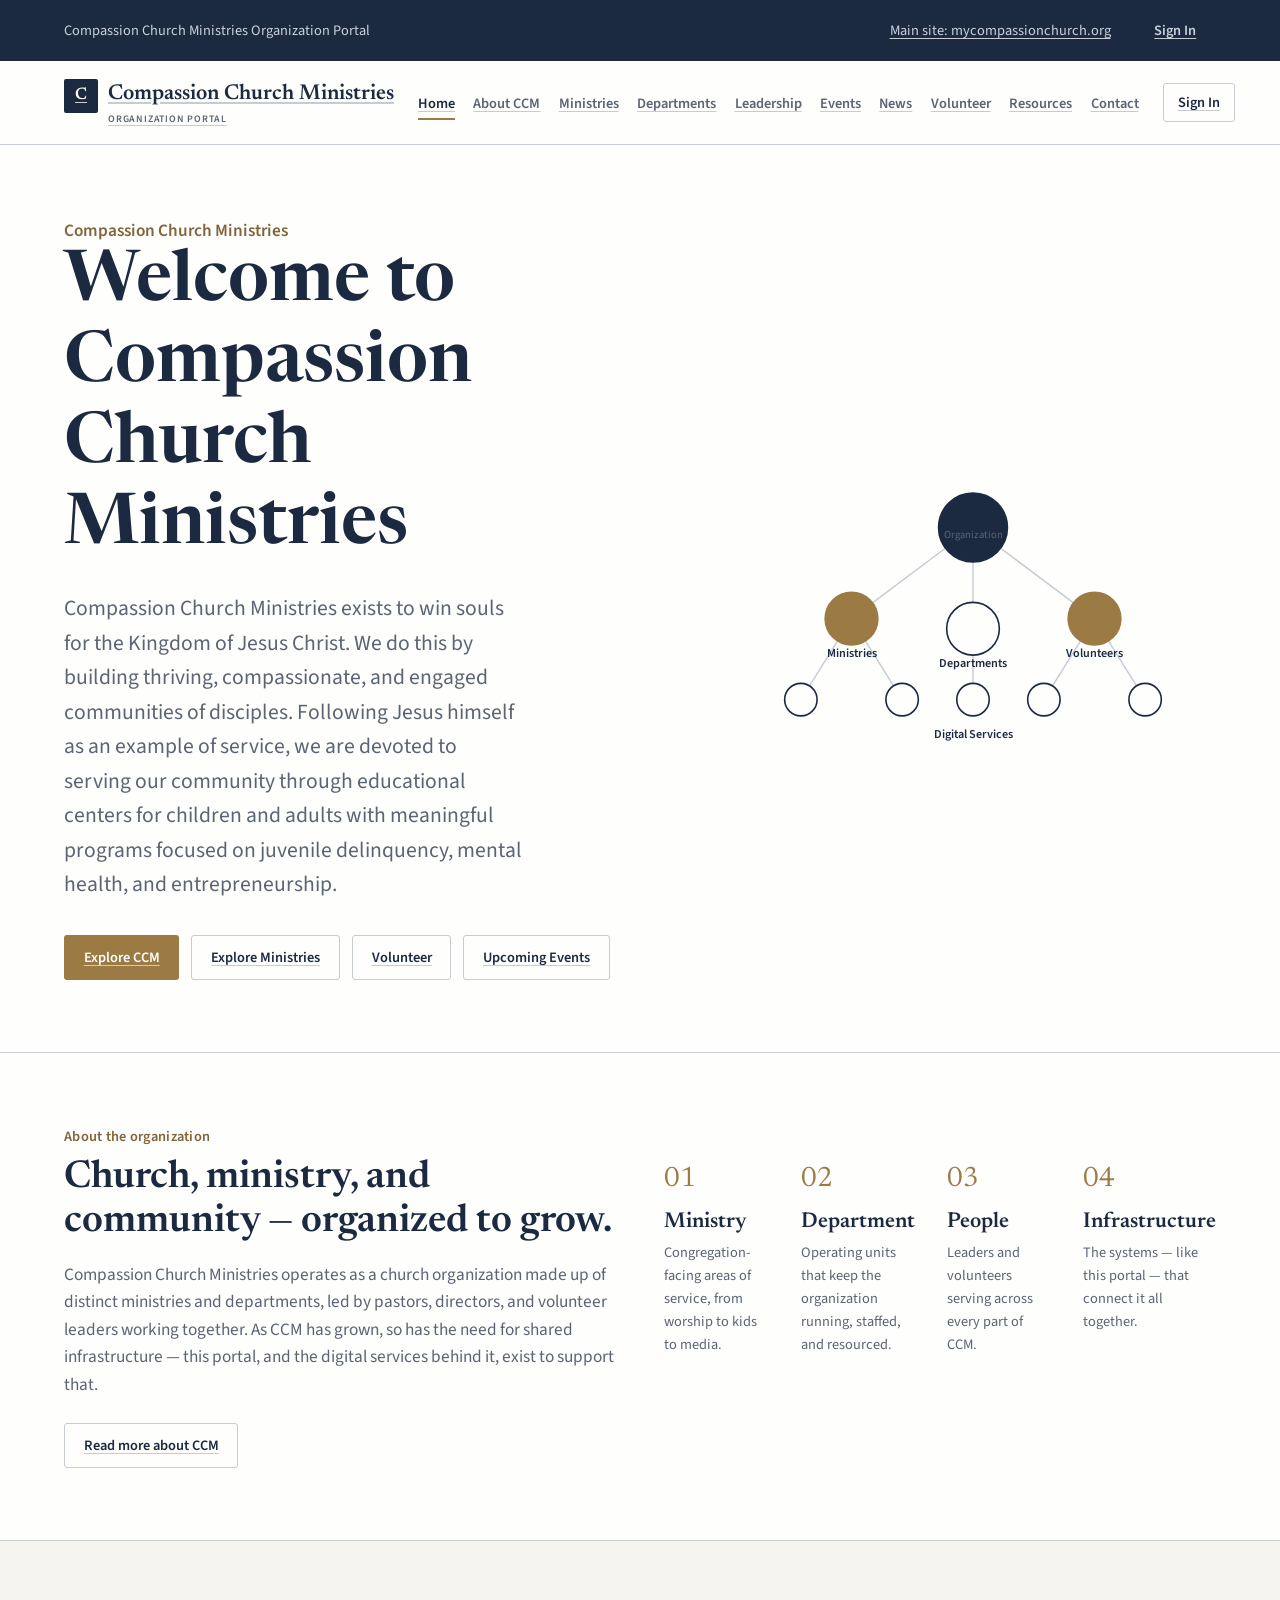
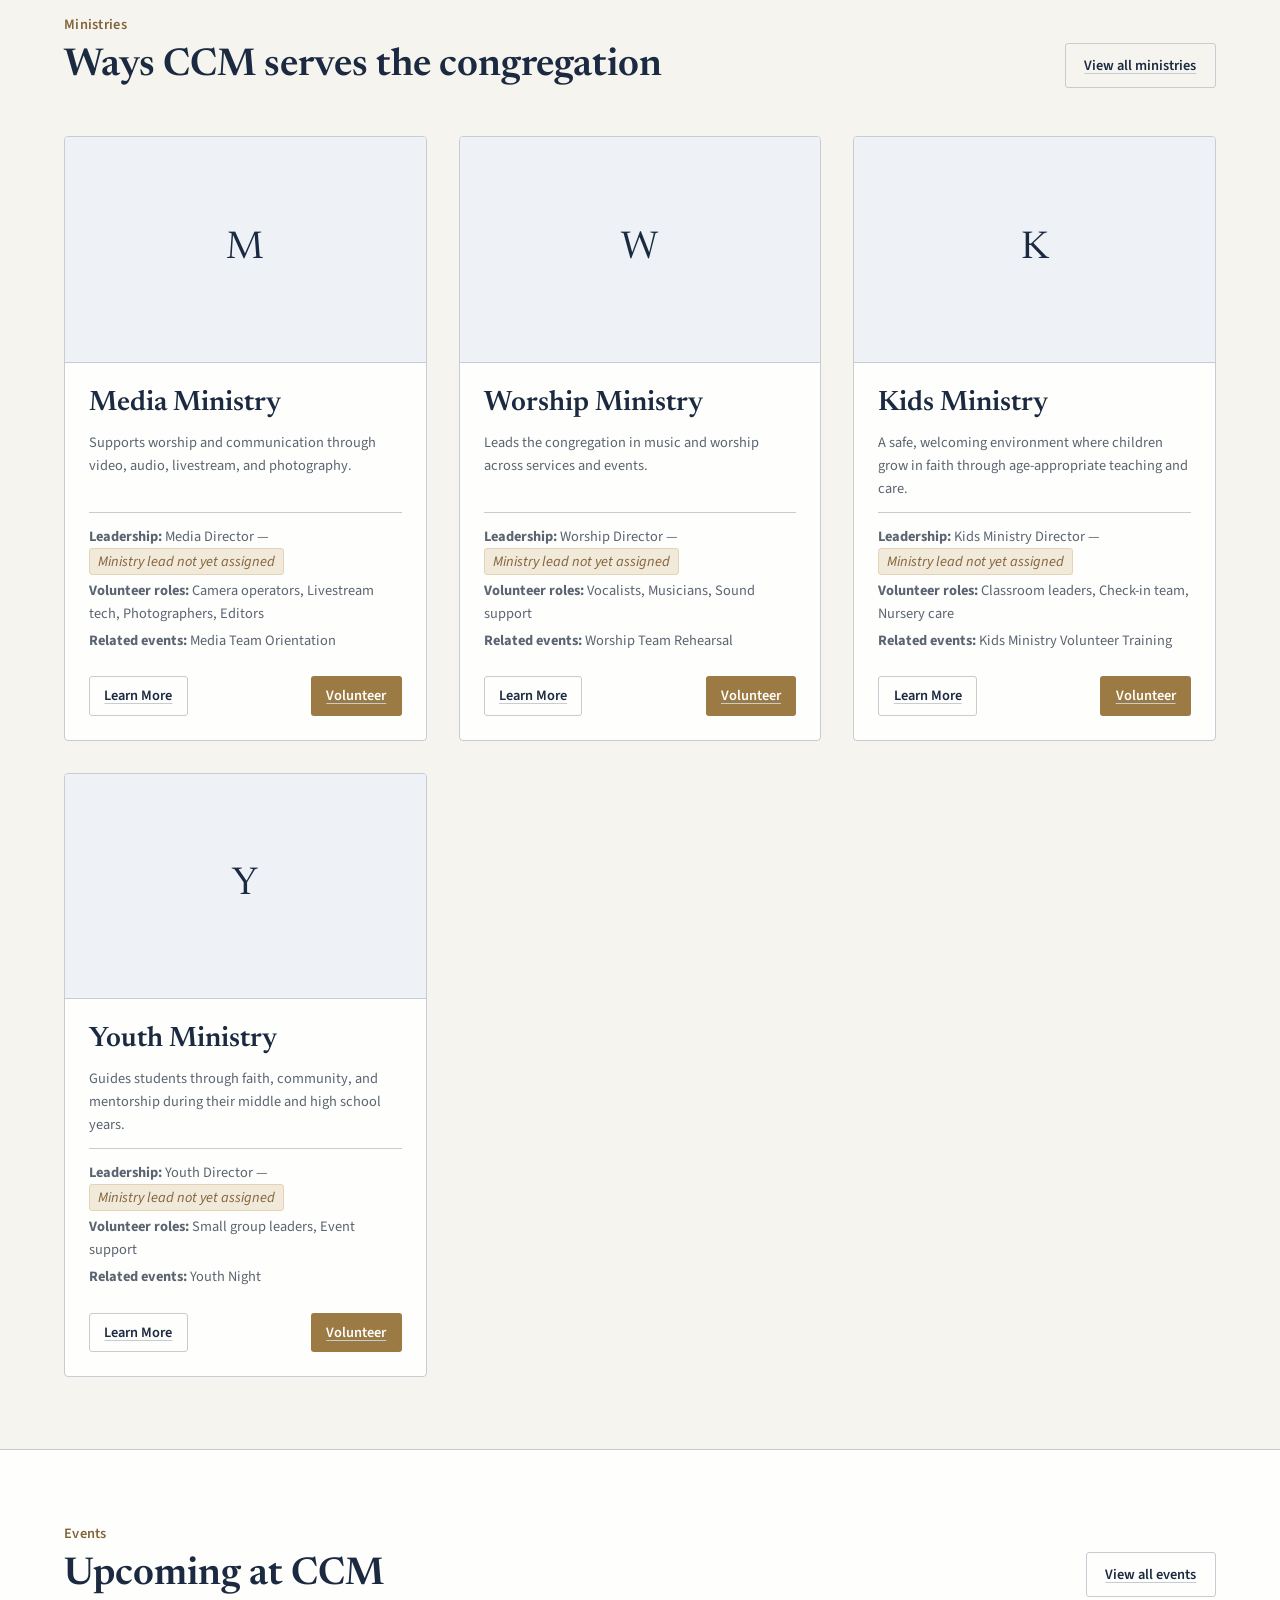
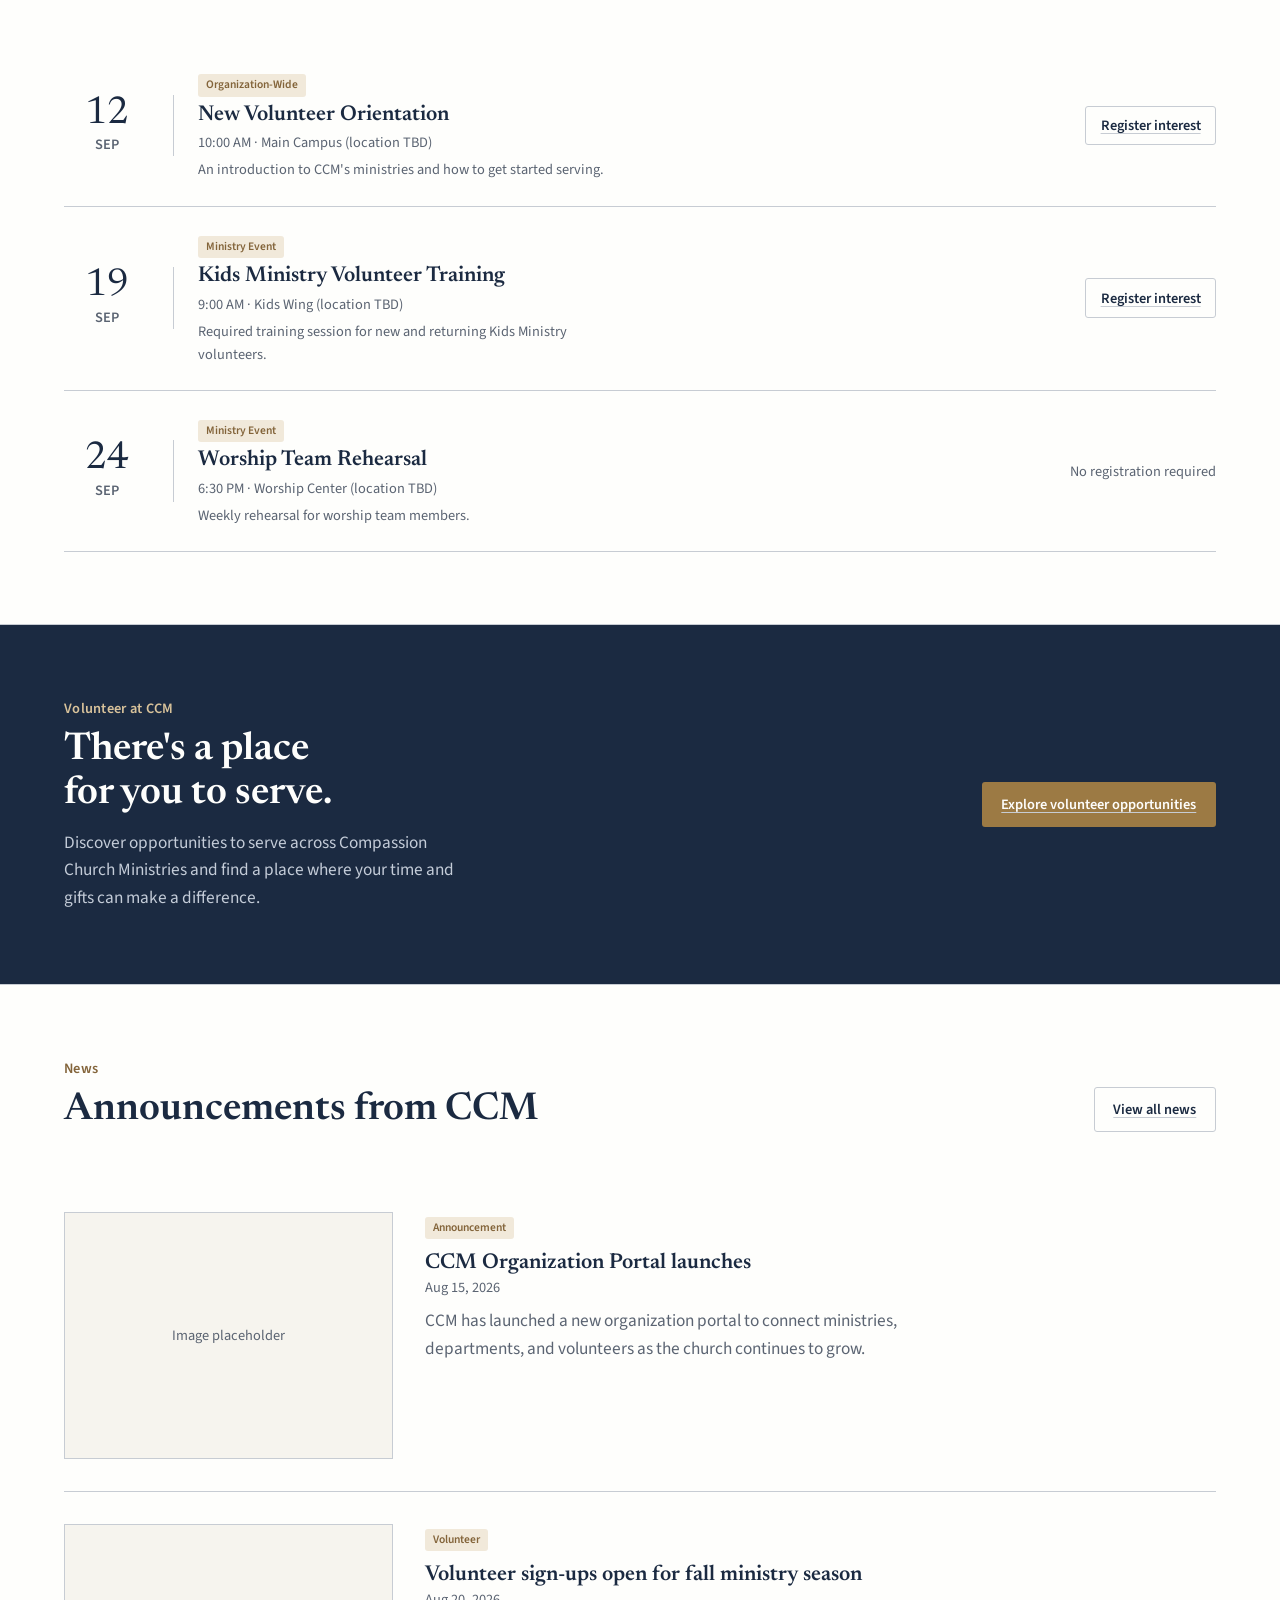
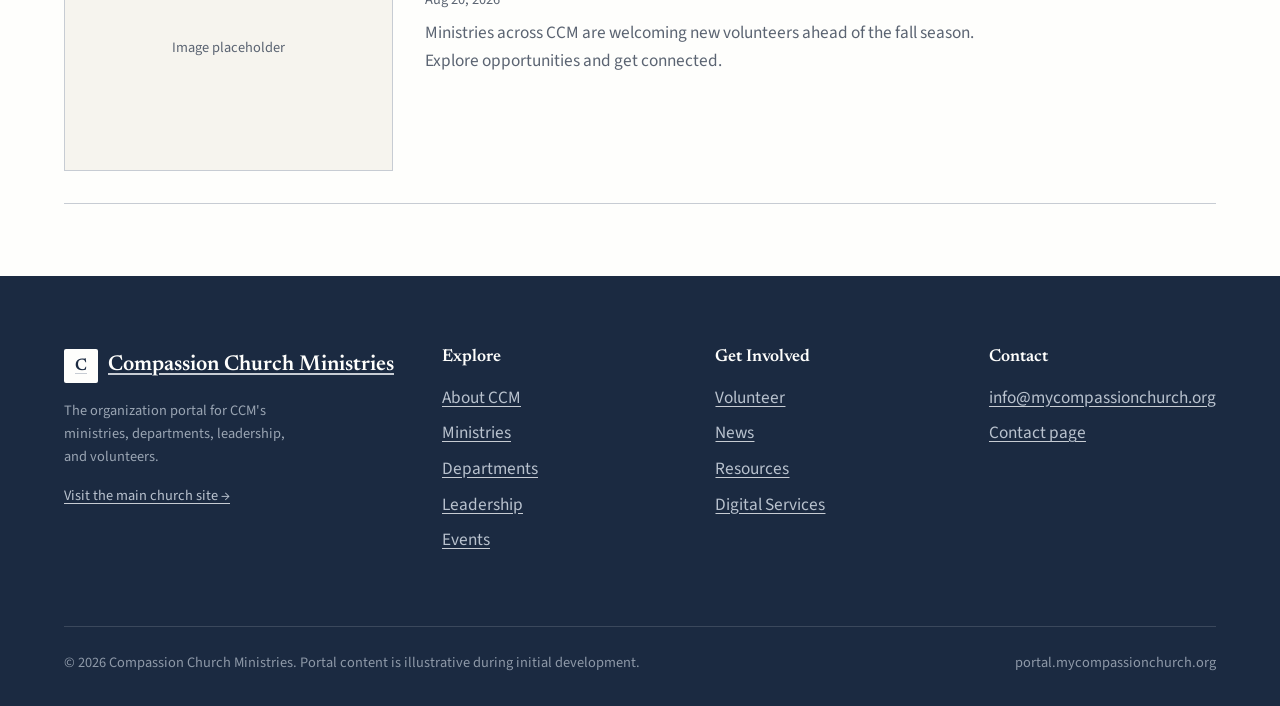
<file: index.html>
<!DOCTYPE html>
<html lang="en">
<head>
<meta charset="UTF-8">
<meta name="viewport" content="width=device-width, initial-scale=1.0">
<title>Compassion Church Ministries — Organization Portal</title>
<meta name="description" content="The organization portal for Compassion Church Ministries: ministries, departments, leadership, events, and volunteer opportunities.">
<link rel="preconnect" href="https://fonts.googleapis.com">
<link href="https://fonts.googleapis.com/css2?family=Newsreader:opsz,wght@6..72,400;6..72,500;6..72,600;6..72,700&family=Source+Sans+3:wght@400;600;700&display=swap" rel="stylesheet">
<link rel="stylesheet" href="css/tokens.css">
<link rel="stylesheet" href="css/base.css">
<link rel="stylesheet" href="css/components.css">
<link rel="stylesheet" href="css/layout.css">
</head>
<body data-page="home">
<a class="skip-link" href="#main">Skip to main content</a>
<div id="site-header"></div>

<main id="main">

  <!-- Hero -->
  <section class="hero">
    <div class="wrap">
      <div>
        <span class="hero__eyebrow">Compassion Church Ministries</span>
        <h1>Welcome to Compassion Church Ministries</h1>
        <p class="hero__lede">
          Compassion Church Ministries exists to win souls for the Kingdom of Jesus Christ. We do this by building thriving, compassionate, and engaged communities of disciples. Following Jesus himself as an example of service, we are devoted to serving our community through educational centers for children and adults with meaningful programs focused on juvenile delinquency, mental health, and entrepreneurship.
        </p>
        <div class="cta-row">
          <a href="about.html" class="btn btn-primary">Explore CCM</a>
          <a href="ministries.html" class="btn btn-secondary">Explore Ministries</a>
          <a href="volunteer.html" class="btn btn-secondary">Volunteer</a>
          <a href="events.html" class="btn btn-secondary">Upcoming Events</a>
        </div>
      </div>
      <div>
        <svg class="org-diagram" viewBox="0 0 480 380" role="img" aria-labelledby="orgDiagramTitle">
          <title id="orgDiagramTitle">Diagram showing Compassion Church Ministries at the center, connected to Ministries, Departments, Volunteers, and Digital Services</title>
          <line class="node-line" x1="240" y1="120" x2="120" y2="210"/>
          <line class="node-line" x1="240" y1="120" x2="240" y2="220"/>
          <line class="node-line" x1="240" y1="120" x2="360" y2="210"/>
          <line class="node-line" x1="120" y1="210" x2="70" y2="290"/>
          <line class="node-line" x1="120" y1="210" x2="170" y2="290"/>
          <line class="node-line" x1="240" y1="220" x2="240" y2="290"/>
          <line class="node-line" x1="360" y1="210" x2="310" y2="290"/>
          <line class="node-line" x1="360" y1="210" x2="410" y2="290"/>

          <circle class="node-circle node-circle--center" cx="240" cy="120" r="34"/>
          <text x="240" y="116" text-anchor="middle">CCM</text>
          <text class="node-sub" x="240" y="130" text-anchor="middle">Organization</text>

          <circle class="node-circle node-circle--accent" cx="120" cy="210" r="26"/>
          <text x="120" y="248" text-anchor="middle">Ministries</text>

          <circle class="node-circle" cx="240" cy="220" r="26"/>
          <text x="240" y="258" text-anchor="middle">Departments</text>

          <circle class="node-circle node-circle--accent" cx="360" cy="210" r="26"/>
          <text x="360" y="248" text-anchor="middle">Volunteers</text>

          <circle class="node-circle" cx="70" cy="290" r="16"/>
          <circle class="node-circle" cx="170" cy="290" r="16"/>
          <circle class="node-circle" cx="240" cy="290" r="16"/>
          <text x="240" y="328" text-anchor="middle">Digital Services</text>
          <circle class="node-circle" cx="310" cy="290" r="16"/>
          <circle class="node-circle" cx="410" cy="290" r="16"/>
        </svg>
      </div>
    </div>
  </section>

  <!-- Organization overview -->
  <section class="section">
    <div class="wrap overview-grid">
      <div>
        <span class="section-label">About the organization</span>
        <h2>Church, ministry, and community — organized to grow.</h2>
        <p style="margin-top: var(--space-4); color: var(--color-slate);">
          Compassion Church Ministries operates as a church organization made up of distinct
          ministries and departments, led by pastors, directors, and volunteer leaders working
          together. As CCM has grown, so has the need for shared infrastructure — this portal,
          and the digital services behind it, exist to support that.
        </p>
        <a href="about.html" class="btn btn-secondary" style="margin-top: var(--space-5);">Read more about CCM</a>
      </div>
      <div class="pillars">
        <div class="pillar">
          <span class="pillar__num">01</span>
          <h4>Ministry</h4>
          <p style="color:var(--color-slate); font-size:var(--step--1); margin-top:6px;">Congregation-facing areas of service, from worship to kids to media.</p>
        </div>
        <div class="pillar">
          <span class="pillar__num">02</span>
          <h4>Department</h4>
          <p style="color:var(--color-slate); font-size:var(--step--1); margin-top:6px;">Operating units that keep the organization running, staffed, and resourced.</p>
        </div>
        <div class="pillar">
          <span class="pillar__num">03</span>
          <h4>People</h4>
          <p style="color:var(--color-slate); font-size:var(--step--1); margin-top:6px;">Leaders and volunteers serving across every part of CCM.</p>
        </div>
        <div class="pillar">
          <span class="pillar__num">04</span>
          <h4>Infrastructure</h4>
          <p style="color:var(--color-slate); font-size:var(--step--1); margin-top:6px;">The systems — like this portal — that connect it all together.</p>
        </div>
      </div>
    </div>
  </section>

  <!-- Ministries preview -->
  <section class="section section--alt">
    <div class="wrap">
      <div class="section-head-row">
        <div class="section-head">
          <span class="section-label">Ministries</span>
          <h2>Ways CCM serves the congregation</h2>
        </div>
        <a href="ministries.html" class="btn btn-secondary">View all ministries</a>
      </div>
      <div class="card-grid" id="home-ministries"></div>
    </div>
  </section>

  <!-- Events preview -->
  <section class="section">
    <div class="wrap">
      <div class="section-head-row">
        <div class="section-head">
          <span class="section-label">Events</span>
          <h2>Upcoming at CCM</h2>
        </div>
        <a href="events.html" class="btn btn-secondary">View all events</a>
      </div>
      <div id="home-events"></div>
    </div>
  </section>

  <!-- Volunteer CTA banner -->
  <section class="section section--ink cta-banner">
    <div class="wrap">
      <div>
        <span class="section-label">Volunteer at CCM</span>
        <h2>There's a place for you to serve.</h2>
        <p style="color:#C4CCD8; margin-top:var(--space-3); max-width:46ch;">
          Discover opportunities to serve across Compassion Church Ministries and find a place where your time and gifts can make a difference.
        </p>
      </div>
      <a href="volunteer.html" class="btn btn-primary">Explore volunteer opportunities</a>
    </div>
  </section>

  <!-- News preview -->
  <section class="section">
    <div class="wrap">
      <div class="section-head-row">
        <div class="section-head">
          <span class="section-label">News</span>
          <h2>Announcements from CCM</h2>
        </div>
        <a href="news.html" class="btn btn-secondary">View all news</a>
      </div>
      <div id="home-news"></div>
    </div>
  </section>

</main>

<div id="site-footer"></div>

<script src="js/config.js"></script>
<script src="js/data/nav.js"></script>
<script src="js/data/ministries.js"></script>
<script src="js/data/departments.js"></script>
<script src="js/data/leadership.js"></script>
<script src="js/data/events.js"></script>
<script src="js/data/news.js"></script>
<script src="js/data/resources.js"></script>
<script src="js/data/digital-services.js"></script>
<script src="js/components.js"></script>
<script src="js/main.js"></script>
</body>
</html>
</file>
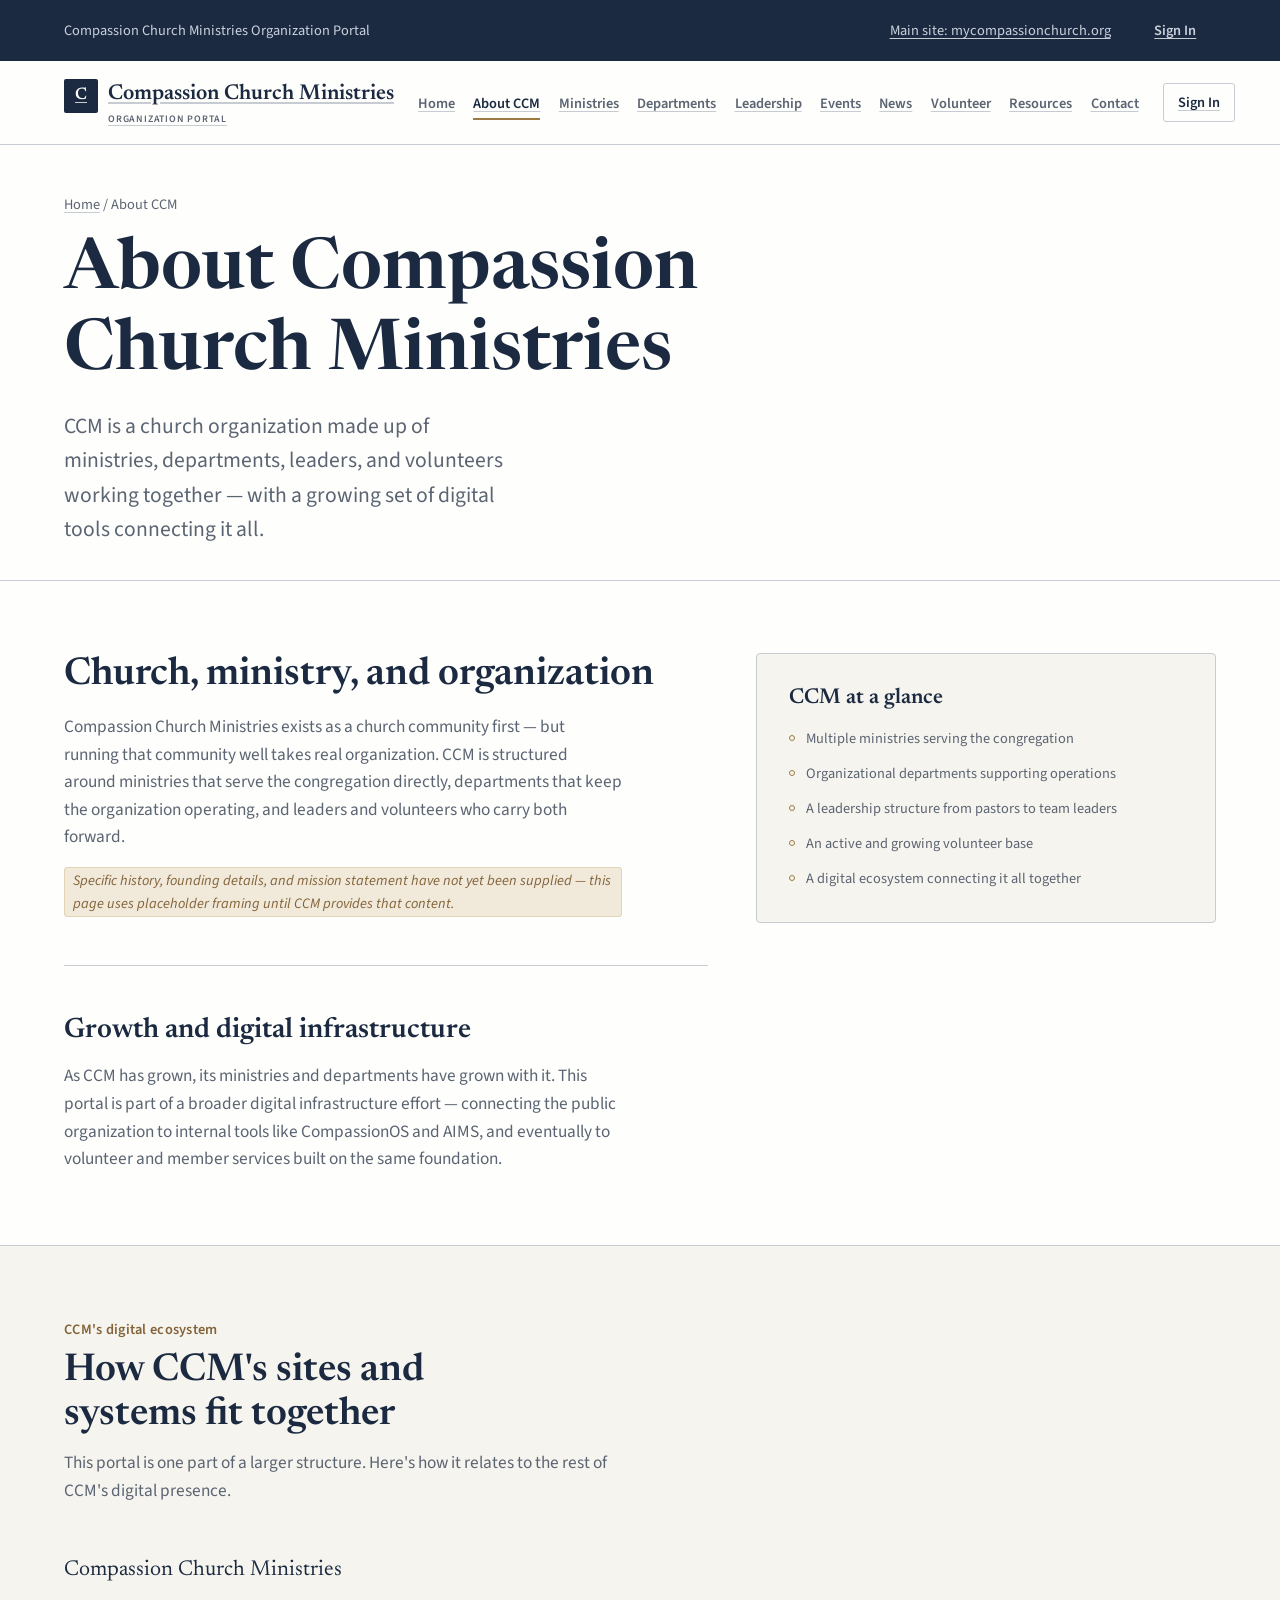
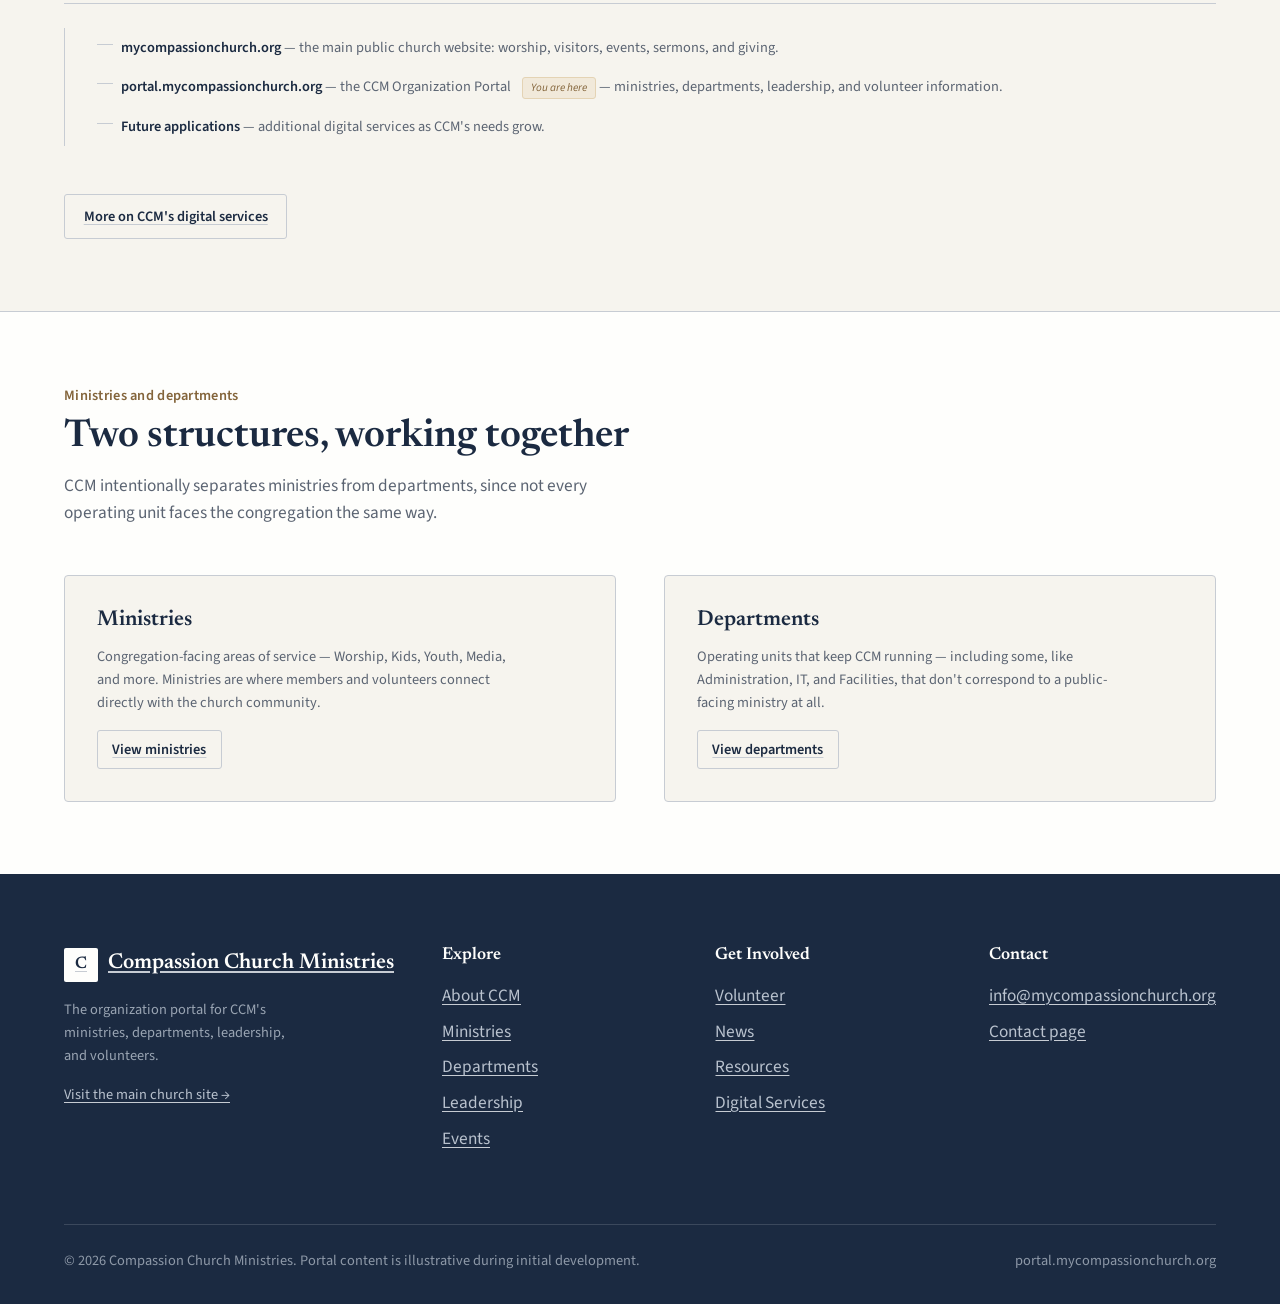
<file: about.html>
<!DOCTYPE html>
<html lang="en">
<head>
<meta charset="UTF-8">
<meta name="viewport" content="width=device-width, initial-scale=1.0">
<title>About CCM — Compassion Church Ministries Portal</title>
<meta name="description" content="Learn about Compassion Church Ministries as an organization — its ministries, departments, and digital infrastructure.">
<link rel="preconnect" href="https://fonts.googleapis.com">
<link href="https://fonts.googleapis.com/css2?family=Newsreader:opsz,wght@6..72,400;6..72,500;6..72,600;6..72,700&family=Source+Sans+3:wght@400;600;700&display=swap" rel="stylesheet">
<link rel="stylesheet" href="css/tokens.css">
<link rel="stylesheet" href="css/base.css">
<link rel="stylesheet" href="css/components.css">
<link rel="stylesheet" href="css/layout.css">
</head>
<body data-page="about">
<a class="skip-link" href="#main">Skip to main content</a>
<div id="site-header"></div>

<main id="main">
  <div class="page-intro">
    <div class="wrap">
      <p class="breadcrumb"><a href="index.html">Home</a> / About CCM</p>
      <h1>About Compassion Church Ministries</h1>
      <p class="hero__lede" style="margin-top:var(--space-4);">
        CCM is a church organization made up of ministries, departments, leaders, and
        volunteers working together — with a growing set of digital tools connecting it all.
      </p>
    </div>
  </div>

  <section class="section">
    <div class="wrap split">
      <div>
        <h2>Church, ministry, and organization</h2>
        <p style="margin-top:var(--space-4); color:var(--color-slate);">
          Compassion Church Ministries exists as a church community first — but running that
          community well takes real organization. CCM is structured around ministries that
          serve the congregation directly, departments that keep the organization operating,
          and leaders and volunteers who carry both forward.
        </p>
        <p style="margin-top:var(--space-4); color:var(--color-slate);">
          <span class="placeholder-tag">Specific history, founding details, and mission statement have not yet been supplied — this page uses placeholder framing until CCM provides that content.</span>
        </p>
        <hr class="hairline">
        <h3>Growth and digital infrastructure</h3>
        <p style="margin-top:var(--space-4); color:var(--color-slate);">
          As CCM has grown, its ministries and departments have grown with it. This portal is
          part of a broader digital infrastructure effort — connecting the public organization
          to internal tools like CompassionOS and AIMS, and eventually to volunteer and member
          services built on the same foundation.
        </p>
      </div>
      <aside class="aside-panel">
        <h3>CCM at a glance</h3>
        <ul>
          <li>Multiple ministries serving the congregation</li>
          <li>Organizational departments supporting operations</li>
          <li>A leadership structure from pastors to team leaders</li>
          <li>An active and growing volunteer base</li>
          <li>A digital ecosystem connecting it all together</li>
        </ul>
      </aside>
    </div>
  </section>

  <section class="section section--alt">
    <div class="wrap">
      <div class="section-head">
        <span class="section-label">CCM's digital ecosystem</span>
        <h2>How CCM's sites and systems fit together</h2>
        <p>This portal is one part of a larger structure. Here's how it relates to the rest of CCM's digital presence.</p>
      </div>

      <div class="ecosystem-tree">
        <div class="ecosystem-tree__root">Compassion Church Ministries</div>
        <ul>
          <li>
            <strong>mycompassionchurch.org</strong> — the main public church website: worship,
            visitors, events, sermons, and giving.
          </li>
          <li>
            <strong>portal.mycompassionchurch.org</strong> — the CCM Organization Portal
            <span class="placeholder-tag tag">You are here</span> — ministries, departments,
            leadership, and volunteer information.
          </li>
          <li>
            <strong>Future applications</strong> — additional digital services as CCM's needs grow.
          </li>
        </ul>
      </div>
      <a href="digital-services.html" class="btn btn-secondary" style="margin-top:var(--space-7);">More on CCM's digital services</a>
    </div>
  </section>

  <section class="section">
    <div class="wrap">
      <div class="section-head">
        <span class="section-label">Ministries and departments</span>
        <h2>Two structures, working together</h2>
        <p>CCM intentionally separates ministries from departments, since not every operating unit faces the congregation the same way.</p>
      </div>
      <div class="overview-grid">
        <div class="aside-panel">
          <h3>Ministries</h3>
          <p style="margin-top:var(--space-3); color:var(--color-slate); font-size:var(--step--1);">
            Congregation-facing areas of service — Worship, Kids, Youth, Media, and more.
            Ministries are where members and volunteers connect directly with the church community.
          </p>
          <a href="ministries.html" class="btn btn-secondary btn-sm" style="margin-top:var(--space-4);">View ministries</a>
        </div>
        <div class="aside-panel">
          <h3>Departments</h3>
          <p style="margin-top:var(--space-3); color:var(--color-slate); font-size:var(--step--1);">
            Operating units that keep CCM running — including some, like Administration,
            IT, and Facilities, that don't correspond to a public-facing ministry at all.
          </p>
          <a href="departments.html" class="btn btn-secondary btn-sm" style="margin-top:var(--space-4);">View departments</a>
        </div>
      </div>
    </div>
  </section>
</main>

<div id="site-footer"></div>

<script src="js/config.js"></script>
<script src="js/data/nav.js"></script>
<script src="js/data/ministries.js"></script>
<script src="js/data/departments.js"></script>
<script src="js/data/leadership.js"></script>
<script src="js/data/events.js"></script>
<script src="js/data/news.js"></script>
<script src="js/data/resources.js"></script>
<script src="js/data/digital-services.js"></script>
<script src="js/components.js"></script>
<script src="js/main.js"></script>
</body>
</html>
</file>
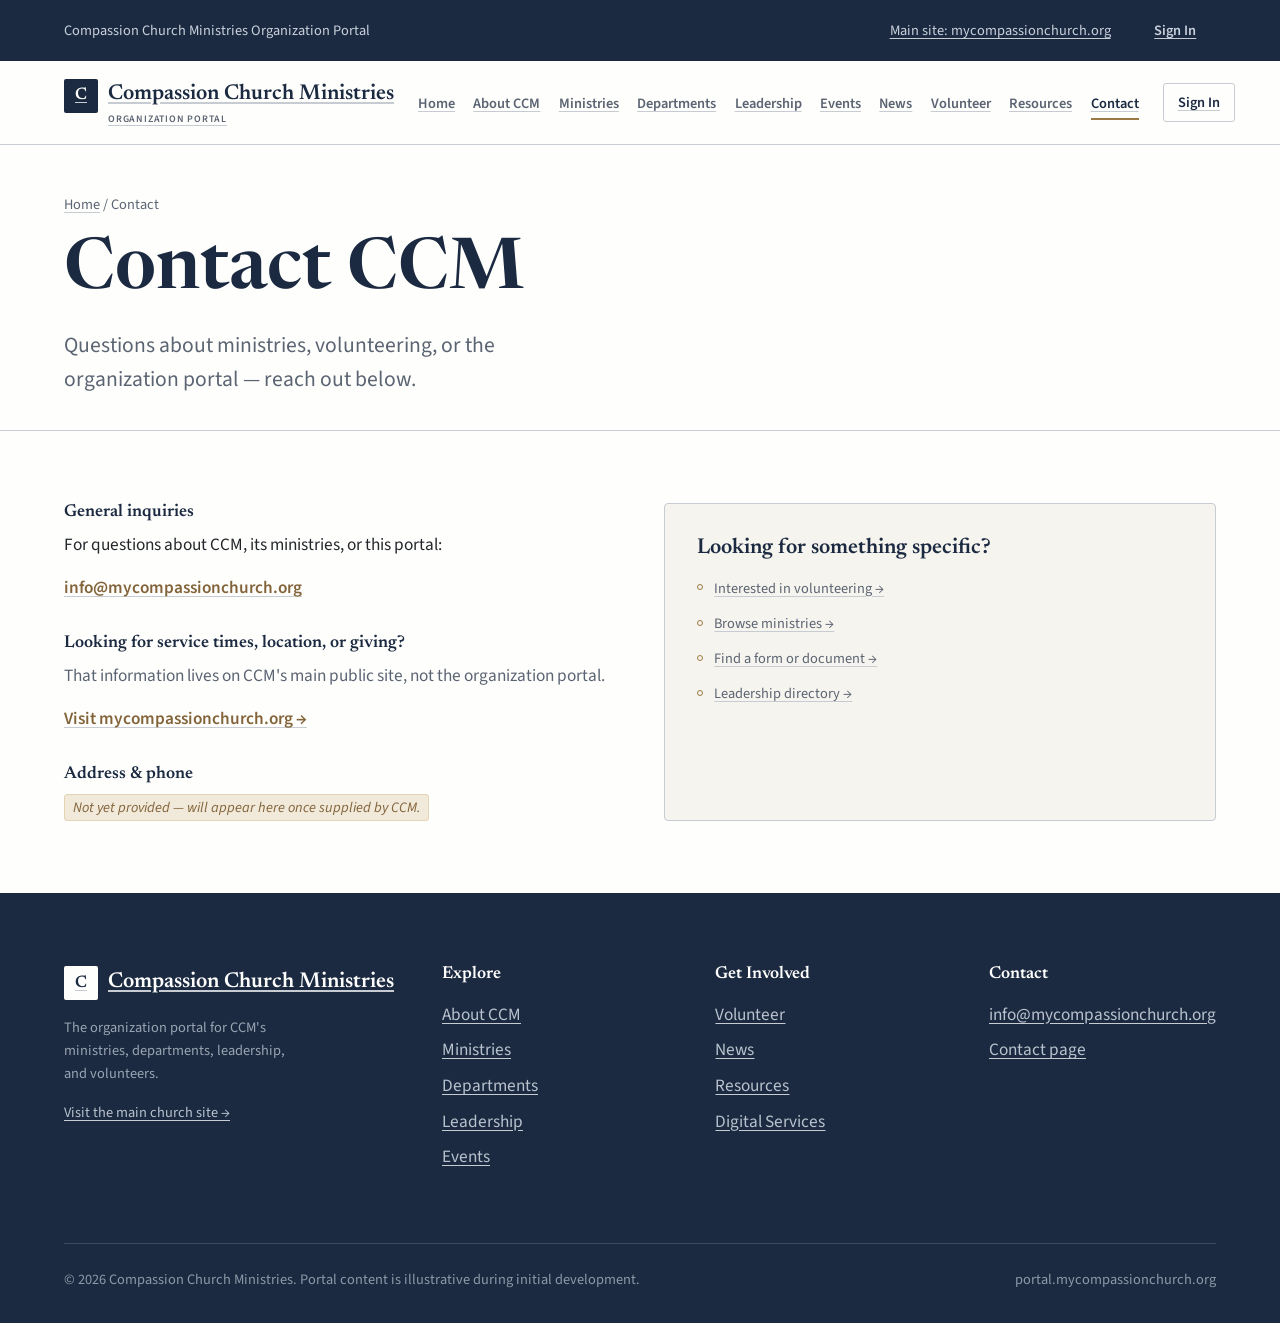
<file: contact.html>
<!DOCTYPE html>
<html lang="en">
<head>
<meta charset="UTF-8">
<meta name="viewport" content="width=device-width, initial-scale=1.0">
<title>Contact — Compassion Church Ministries Portal</title>
<meta name="description" content="Contact Compassion Church Ministries.">
<link rel="preconnect" href="https://fonts.googleapis.com">
<link href="https://fonts.googleapis.com/css2?family=Newsreader:opsz,wght@6..72,400;6..72,500;6..72,600;6..72,700&family=Source+Sans+3:wght@400;600;700&display=swap" rel="stylesheet">
<link rel="stylesheet" href="css/tokens.css">
<link rel="stylesheet" href="css/base.css">
<link rel="stylesheet" href="css/components.css">
<link rel="stylesheet" href="css/layout.css">
</head>
<body data-page="contact">
<a class="skip-link" href="#main">Skip to main content</a>
<div id="site-header"></div>

<main id="main">
  <div class="page-intro">
    <div class="wrap">
      <p class="breadcrumb"><a href="index.html">Home</a> / Contact</p>
      <h1>Contact CCM</h1>
      <p class="hero__lede" style="margin-top:var(--space-4);">
        Questions about ministries, volunteering, or the organization portal — reach out below.
      </p>
    </div>
  </div>

  <section class="section">
    <div class="wrap contact-grid">
      <div>
        <div class="contact-block">
          <h4>General inquiries</h4>
          <p>For questions about CCM, its ministries, or this portal:</p>
          <p><a href="mailto:info@mycompassionchurch.org">info@mycompassionchurch.org</a></p>
        </div>
        <div class="contact-block">
          <h4>Looking for service times, location, or giving?</h4>
          <p style="color:var(--color-slate);">
            That information lives on CCM's main public site, not the organization portal.
          </p>
          <p><a href="https://mycompassionchurch.org">Visit mycompassionchurch.org →</a></p>
        </div>
        <div class="contact-block">
          <h4>Address &amp; phone</h4>
          <p><span class="placeholder-tag">Not yet provided — will appear here once supplied by CCM.</span></p>
        </div>
      </div>

      <aside class="aside-panel">
        <h3>Looking for something specific?</h3>
        <ul>
          <li><a href="volunteer.html">Interested in volunteering →</a></li>
          <li><a href="ministries.html">Browse ministries →</a></li>
          <li><a href="resources.html">Find a form or document →</a></li>
          <li><a href="leadership.html">Leadership directory →</a></li>
        </ul>
      </aside>
    </div>
  </section>
</main>

<div id="site-footer"></div>

<script src="js/config.js"></script>
<script src="js/data/nav.js"></script>
<script src="js/data/ministries.js"></script>
<script src="js/data/departments.js"></script>
<script src="js/data/leadership.js"></script>
<script src="js/data/events.js"></script>
<script src="js/data/news.js"></script>
<script src="js/data/resources.js"></script>
<script src="js/data/digital-services.js"></script>
<script src="js/components.js"></script>
<script src="js/main.js"></script>
</body>
</html>
</file>
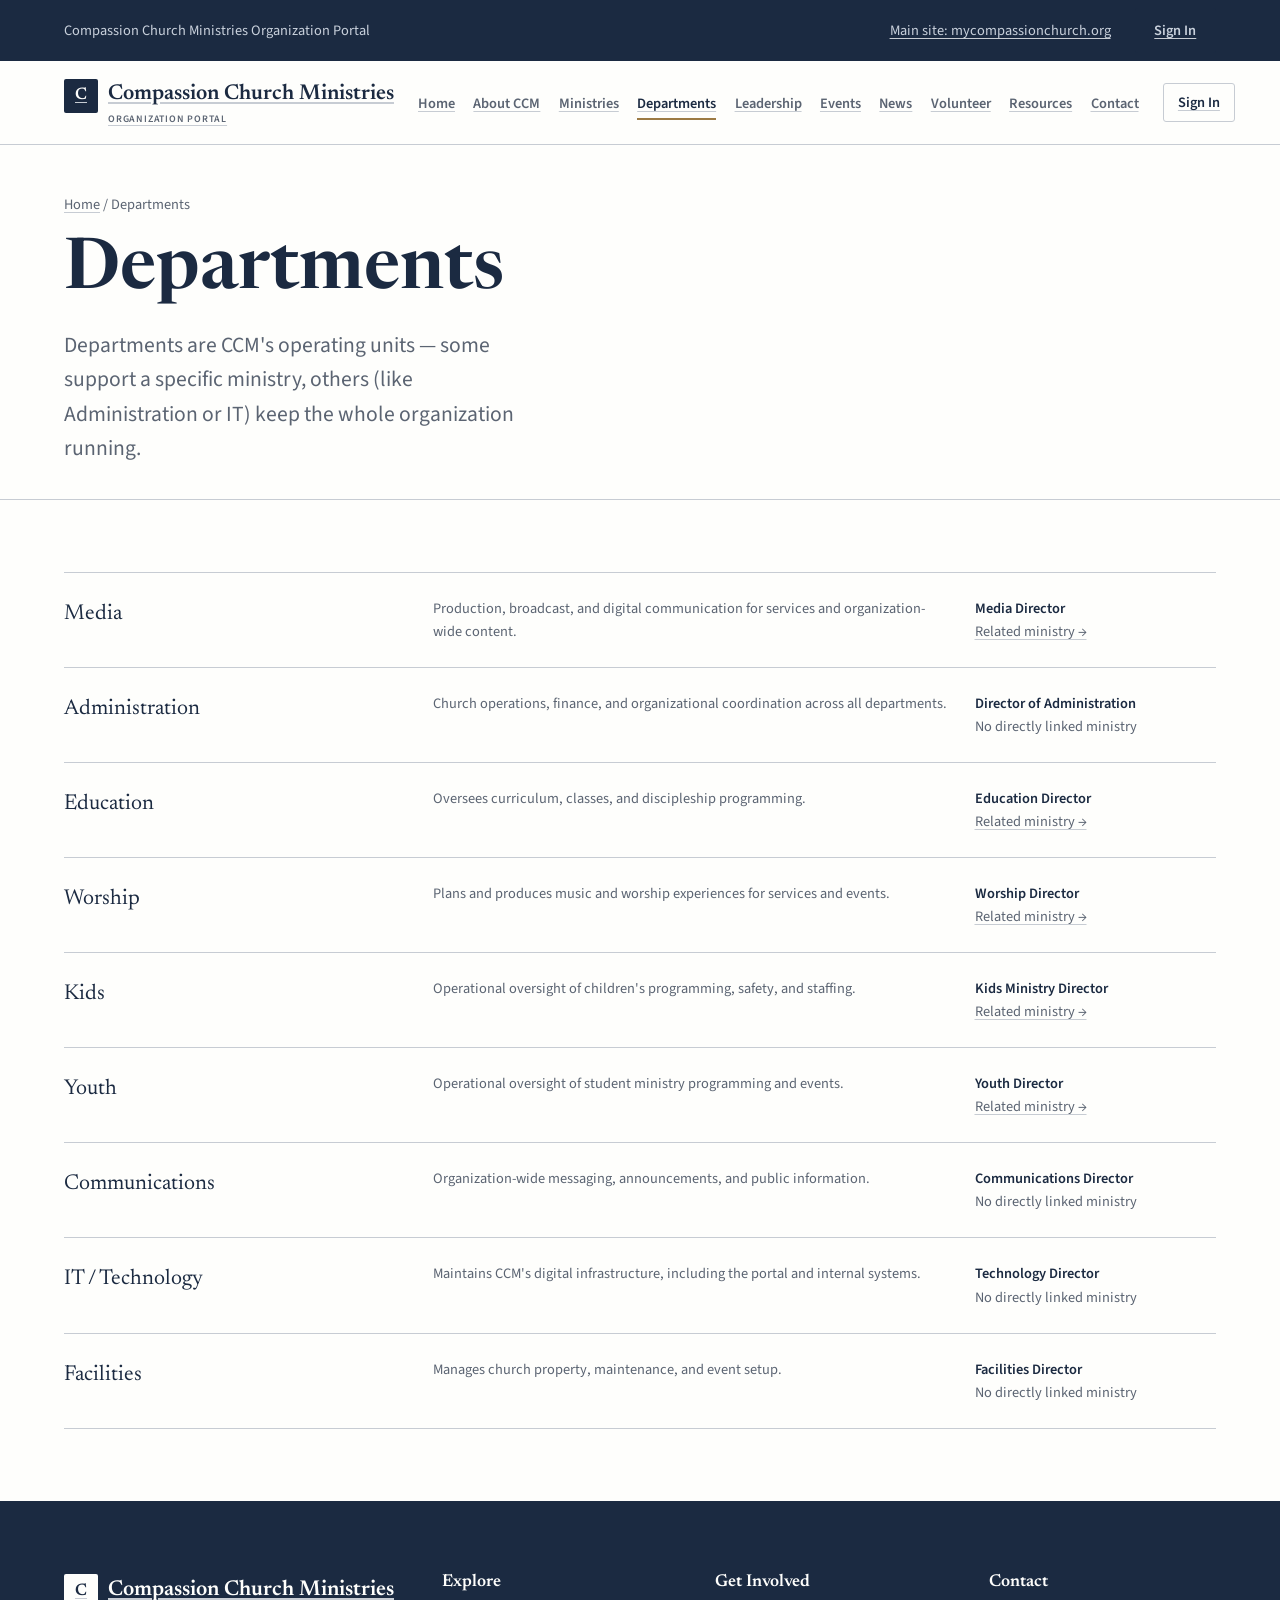
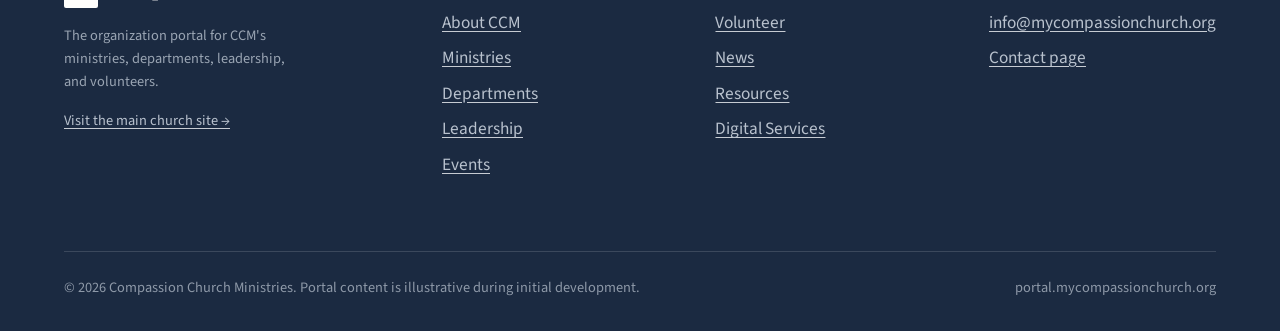
<file: departments.html>
<!DOCTYPE html>
<html lang="en">
<head>
<meta charset="UTF-8">
<meta name="viewport" content="width=device-width, initial-scale=1.0">
<title>Departments — Compassion Church Ministries Portal</title>
<meta name="description" content="CCM's organizational departments — the operating units behind the church's ministries and services.">
<link rel="preconnect" href="https://fonts.googleapis.com">
<link href="https://fonts.googleapis.com/css2?family=Newsreader:opsz,wght@6..72,400;6..72,500;6..72,600;6..72,700&family=Source+Sans+3:wght@400;600;700&display=swap" rel="stylesheet">
<link rel="stylesheet" href="css/tokens.css">
<link rel="stylesheet" href="css/base.css">
<link rel="stylesheet" href="css/components.css">
<link rel="stylesheet" href="css/layout.css">
</head>
<body data-page="departments">
<a class="skip-link" href="#main">Skip to main content</a>
<div id="site-header"></div>

<main id="main">
  <div class="page-intro">
    <div class="wrap">
      <p class="breadcrumb"><a href="index.html">Home</a> / Departments</p>
      <h1>Departments</h1>
      <p class="hero__lede" style="margin-top:var(--space-4);">
        Departments are CCM's operating units — some support a specific ministry, others
        (like Administration or IT) keep the whole organization running.
      </p>
    </div>
  </div>

  <section class="section">
    <div class="wrap">
      <div class="dept-list" id="departments-list"></div>
    </div>
  </section>
</main>

<div id="site-footer"></div>

<script src="js/config.js"></script>
<script src="js/data/nav.js"></script>
<script src="js/data/ministries.js"></script>
<script src="js/data/departments.js"></script>
<script src="js/data/leadership.js"></script>
<script src="js/data/events.js"></script>
<script src="js/data/news.js"></script>
<script src="js/data/resources.js"></script>
<script src="js/data/digital-services.js"></script>
<script src="js/components.js"></script>
<script src="js/main.js"></script>
</body>
</html>
</file>
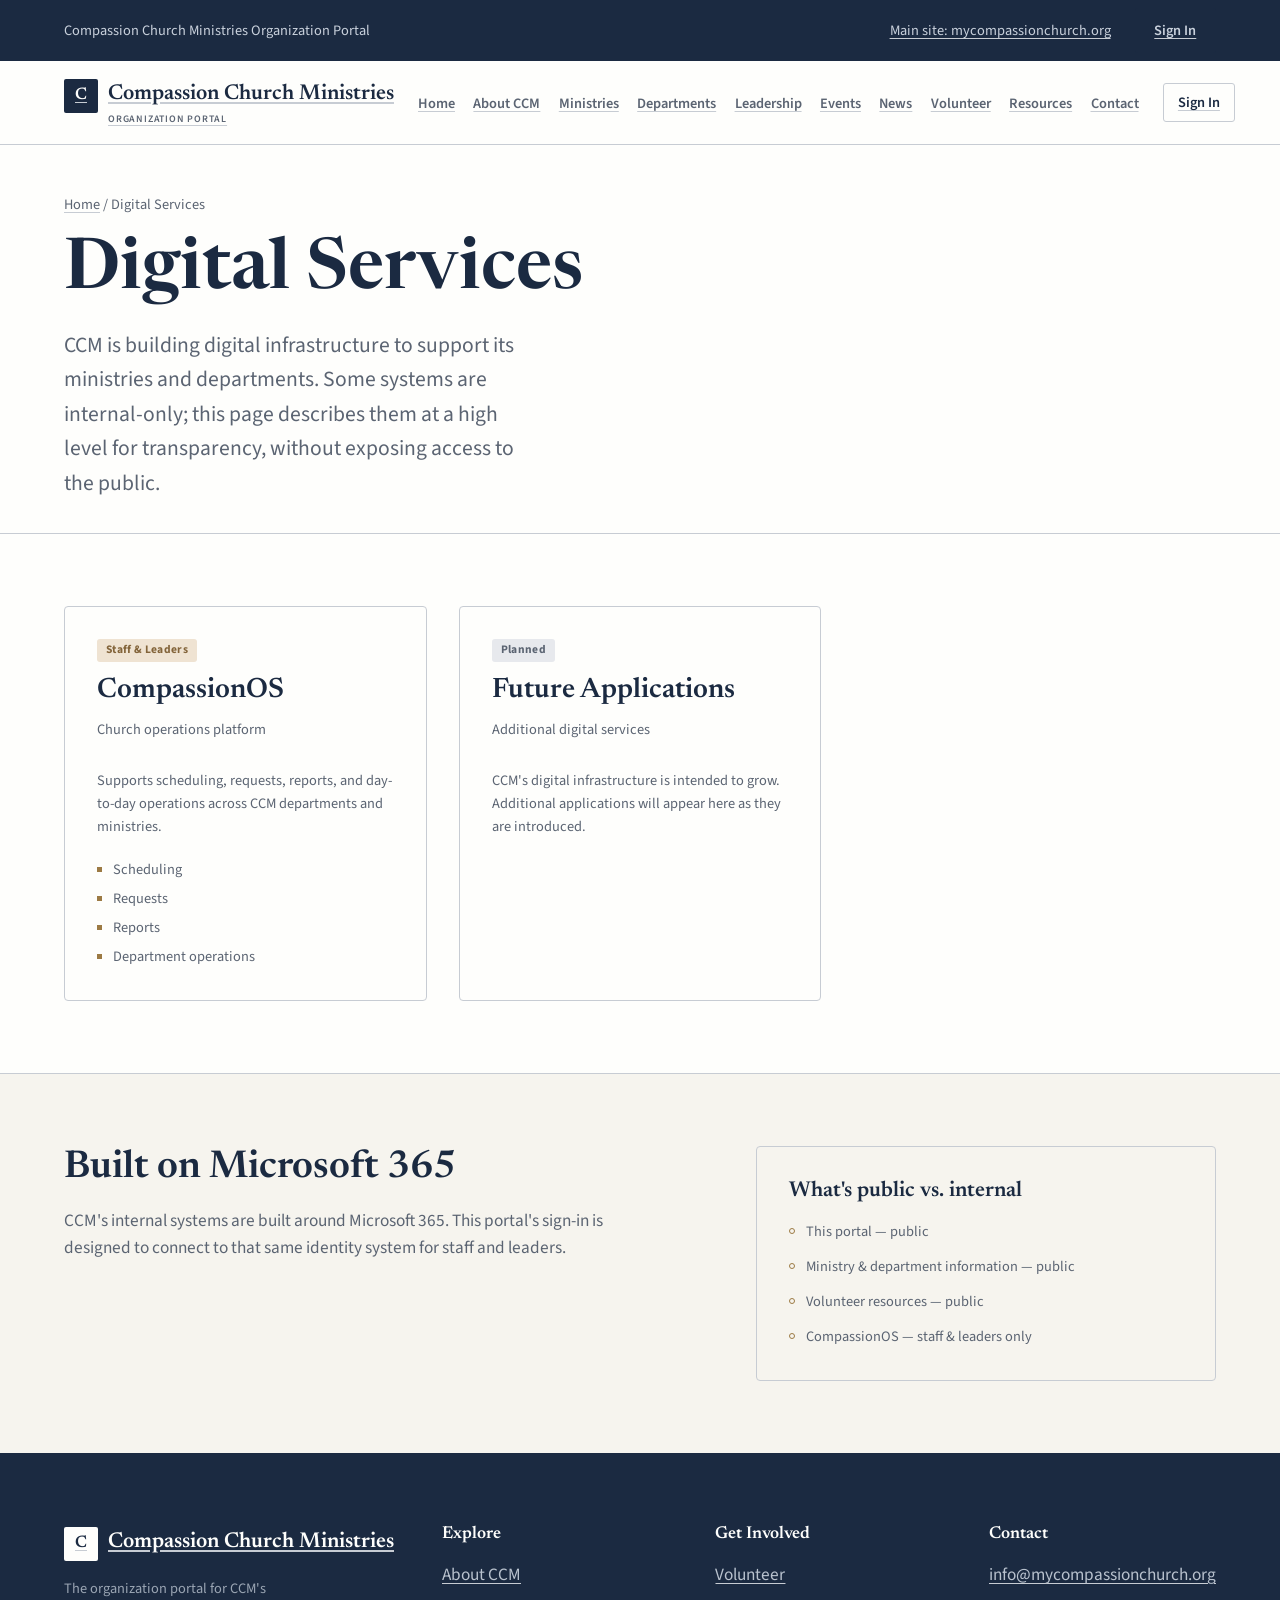
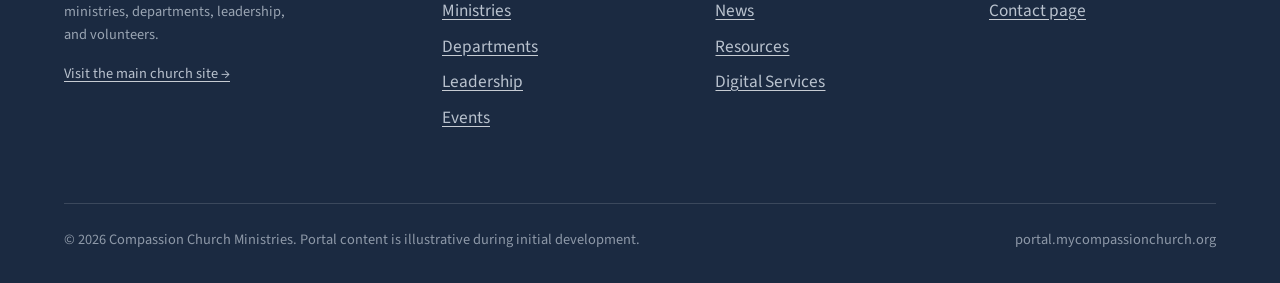
<file: digital-services.html>
<!DOCTYPE html>
<html lang="en">
<head>
<meta charset="UTF-8">
<meta name="viewport" content="width=device-width, initial-scale=1.0">
<title>Digital Services — Compassion Church Ministries Portal</title>
<meta name="description" content="An overview of CCM's digital systems, including CompassionOS and AIMS.">
<link rel="preconnect" href="https://fonts.googleapis.com">
<link href="https://fonts.googleapis.com/css2?family=Newsreader:opsz,wght@6..72,400;6..72,500;6..72,600;6..72,700&family=Source+Sans+3:wght@400;600;700&display=swap" rel="stylesheet">
<link rel="stylesheet" href="css/tokens.css">
<link rel="stylesheet" href="css/base.css">
<link rel="stylesheet" href="css/components.css">
<link rel="stylesheet" href="css/layout.css">
</head>
<body data-page="digital-services">
<a class="skip-link" href="#main">Skip to main content</a>
<div id="site-header"></div>

<main id="main">
  <div class="page-intro">
    <div class="wrap">
      <p class="breadcrumb"><a href="index.html">Home</a> / Digital Services</p>
      <h1>Digital Services</h1>
      <p class="hero__lede" style="margin-top:var(--space-4);">
        CCM is building digital infrastructure to support its ministries and departments.
        Some systems are internal-only; this page describes them at a high level for
        transparency, without exposing access to the public.
      </p>
    </div>
  </div>

  <section class="section">
    <div class="wrap">
      <div class="card-grid" id="services-grid"></div>
    </div>
  </section>

  <section class="section section--alt">
    <div class="wrap split">
      <div>
        <h2>Built on Microsoft 365</h2>
        <p style="margin-top:var(--space-4); color:var(--color-slate);">
          CCM's internal systems are built around Microsoft 365. This portal's sign-in is designed to connect to that same identity
          system for staff and leaders.
        </p>
      </div>
      <aside class="aside-panel">
        <h3>What's public vs. internal</h3>
        <ul>
          <li>This portal — public</li>
          <li>Ministry &amp; department information — public</li>
          <li>Volunteer resources — public</li>
          <li>CompassionOS — staff &amp; leaders only</li>
        </ul>
      </aside>
    </div>
  </section>
</main>

<div id="site-footer"></div>

<script src="js/config.js"></script>
<script src="js/data/nav.js"></script>
<script src="js/data/ministries.js"></script>
<script src="js/data/departments.js"></script>
<script src="js/data/leadership.js"></script>
<script src="js/data/events.js"></script>
<script src="js/data/news.js"></script>
<script src="js/data/resources.js"></script>
<script src="js/data/digital-services.js"></script>
<script src="js/components.js"></script>
<script src="js/main.js"></script>
</body>
</html>
</file>
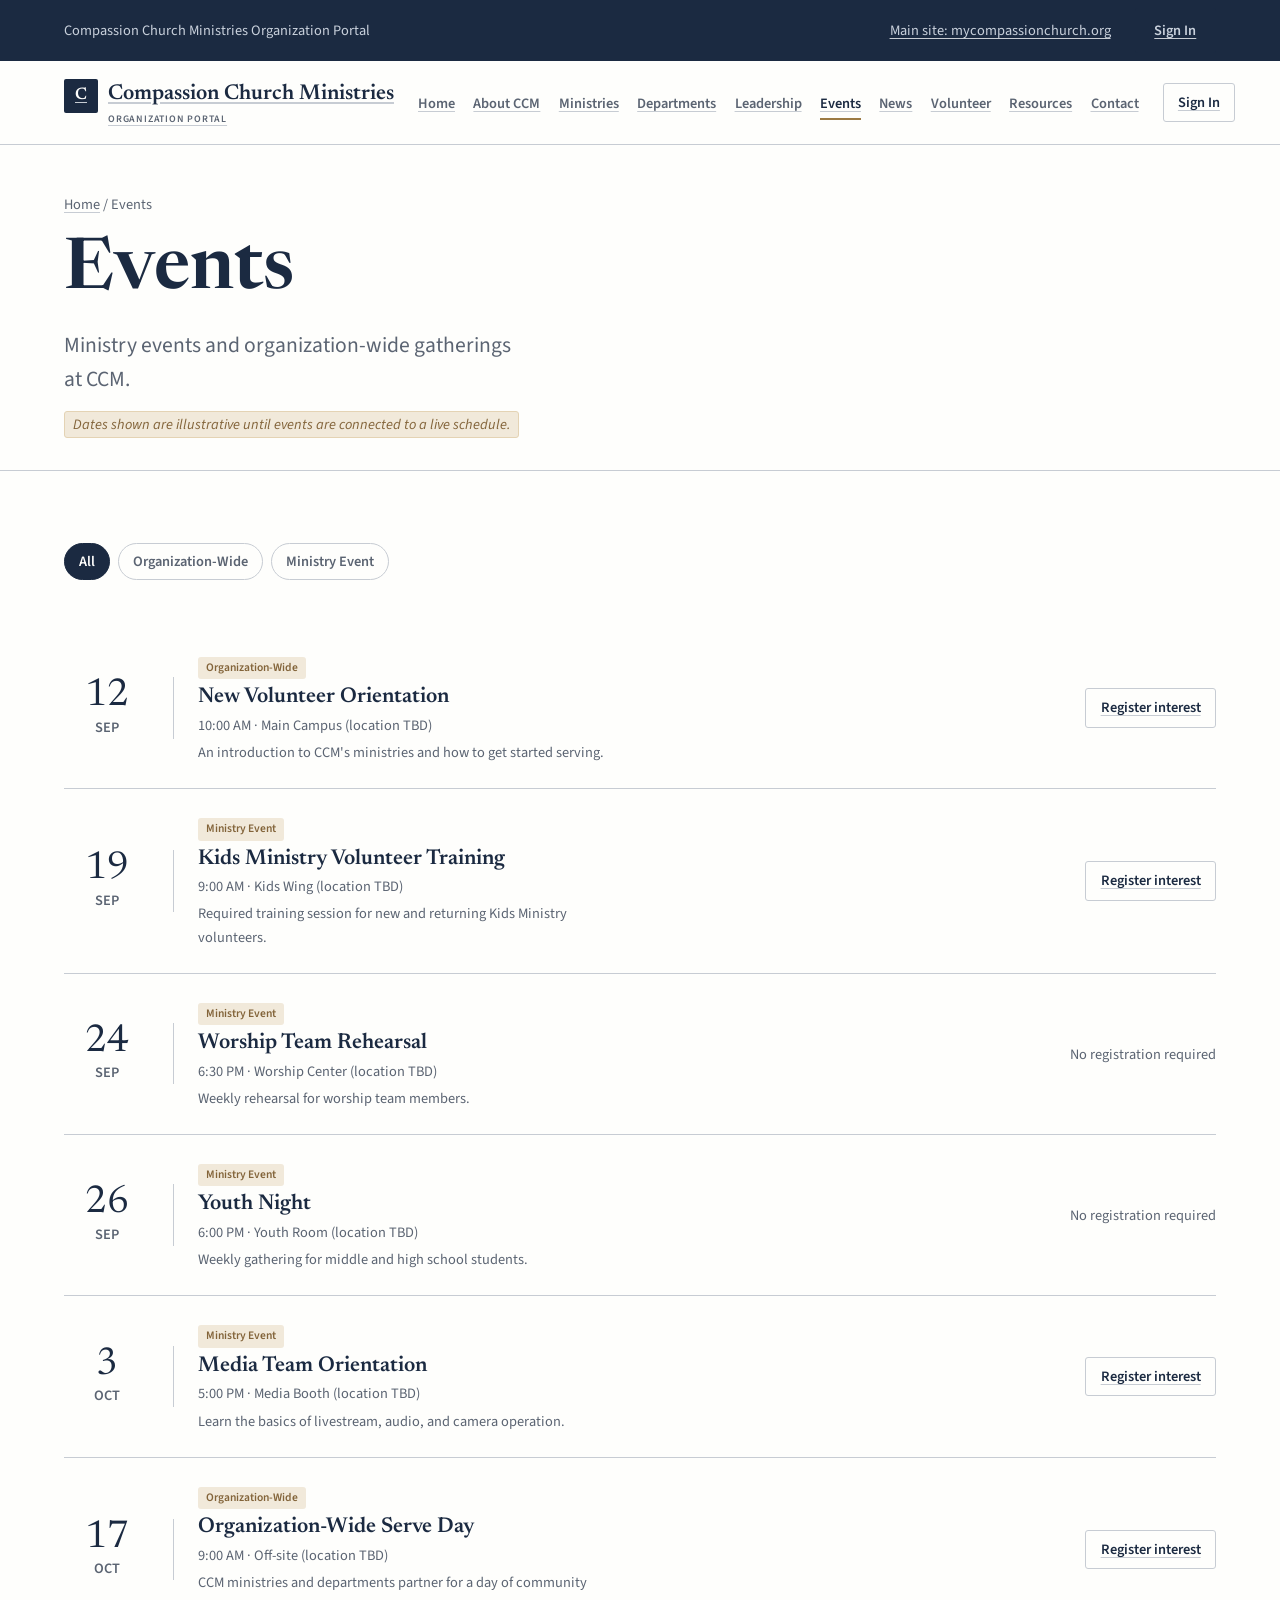
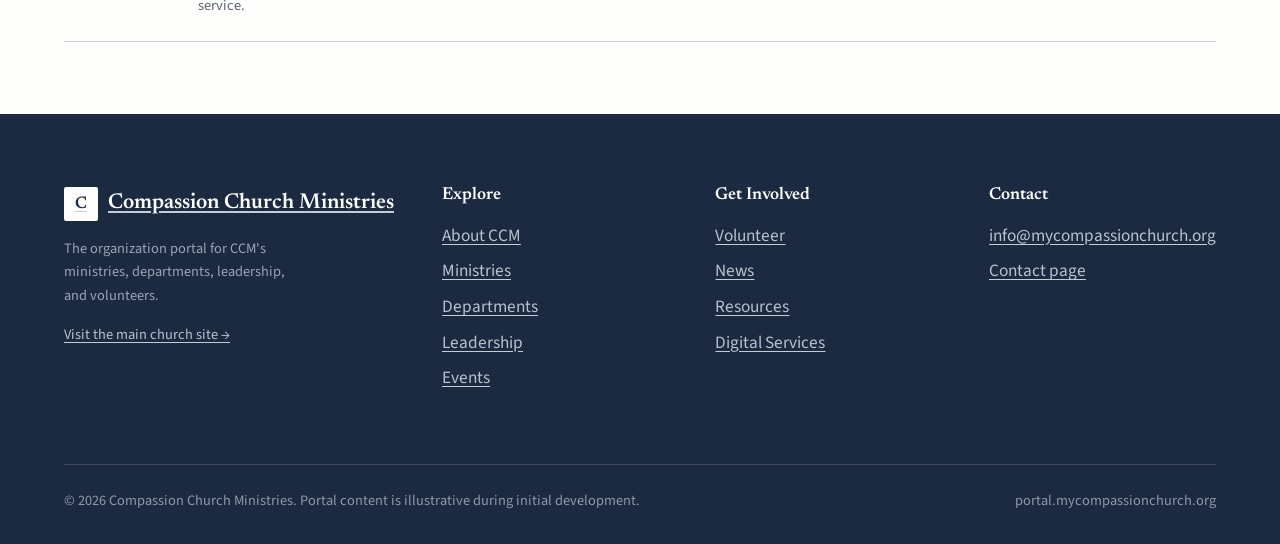
<file: events.html>
<!DOCTYPE html>
<html lang="en">
<head>
<meta charset="UTF-8">
<meta name="viewport" content="width=device-width, initial-scale=1.0">
<title>Events — Compassion Church Ministries Portal</title>
<meta name="description" content="Upcoming events across CCM's ministries and organization-wide.">
<link rel="preconnect" href="https://fonts.googleapis.com">
<link href="https://fonts.googleapis.com/css2?family=Newsreader:opsz,wght@6..72,400;6..72,500;6..72,600;6..72,700&family=Source+Sans+3:wght@400;600;700&display=swap" rel="stylesheet">
<link rel="stylesheet" href="css/tokens.css">
<link rel="stylesheet" href="css/base.css">
<link rel="stylesheet" href="css/components.css">
<link rel="stylesheet" href="css/layout.css">
</head>
<body data-page="events">
<a class="skip-link" href="#main">Skip to main content</a>
<div id="site-header"></div>

<main id="main">
  <div class="page-intro">
    <div class="wrap">
      <p class="breadcrumb"><a href="index.html">Home</a> / Events</p>
      <h1>Events</h1>
      <p class="hero__lede" style="margin-top:var(--space-4);">
        Ministry events and organization-wide gatherings at CCM.
      </p>
      <p style="margin-top:var(--space-3);">
        <span class="placeholder-tag">Dates shown are illustrative until events are connected to a live schedule.</span>
      </p>
    </div>
  </div>

  <section class="section">
    <div class="wrap">
      <div class="filter-bar" id="events-filter" role="group" aria-label="Filter events by category"></div>
      <div id="events-list"></div>
    </div>
  </section>
</main>

<div id="site-footer"></div>

<script src="js/config.js"></script>
<script src="js/data/nav.js"></script>
<script src="js/data/ministries.js"></script>
<script src="js/data/departments.js"></script>
<script src="js/data/leadership.js"></script>
<script src="js/data/events.js"></script>
<script src="js/data/news.js"></script>
<script src="js/data/resources.js"></script>
<script src="js/data/digital-services.js"></script>
<script src="js/components.js"></script>
<script src="js/main.js"></script>
</body>
</html>
</file>
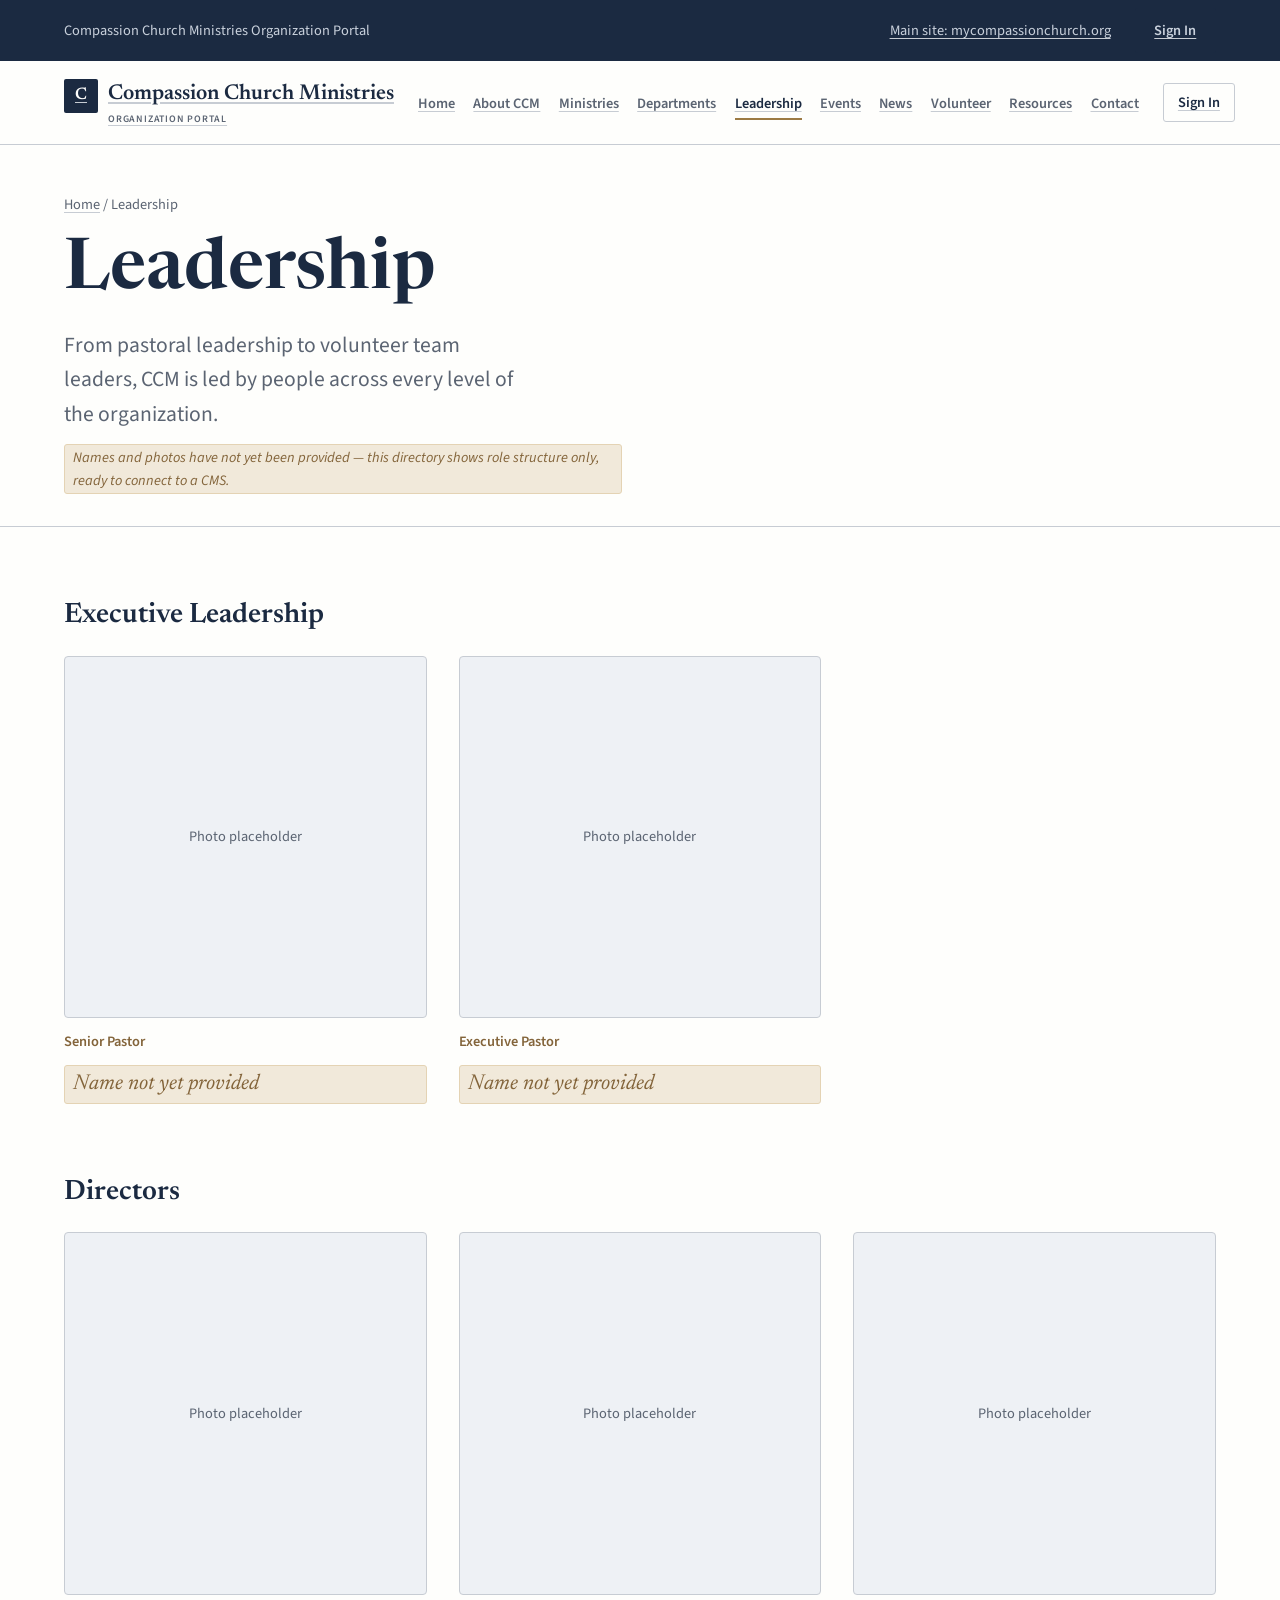
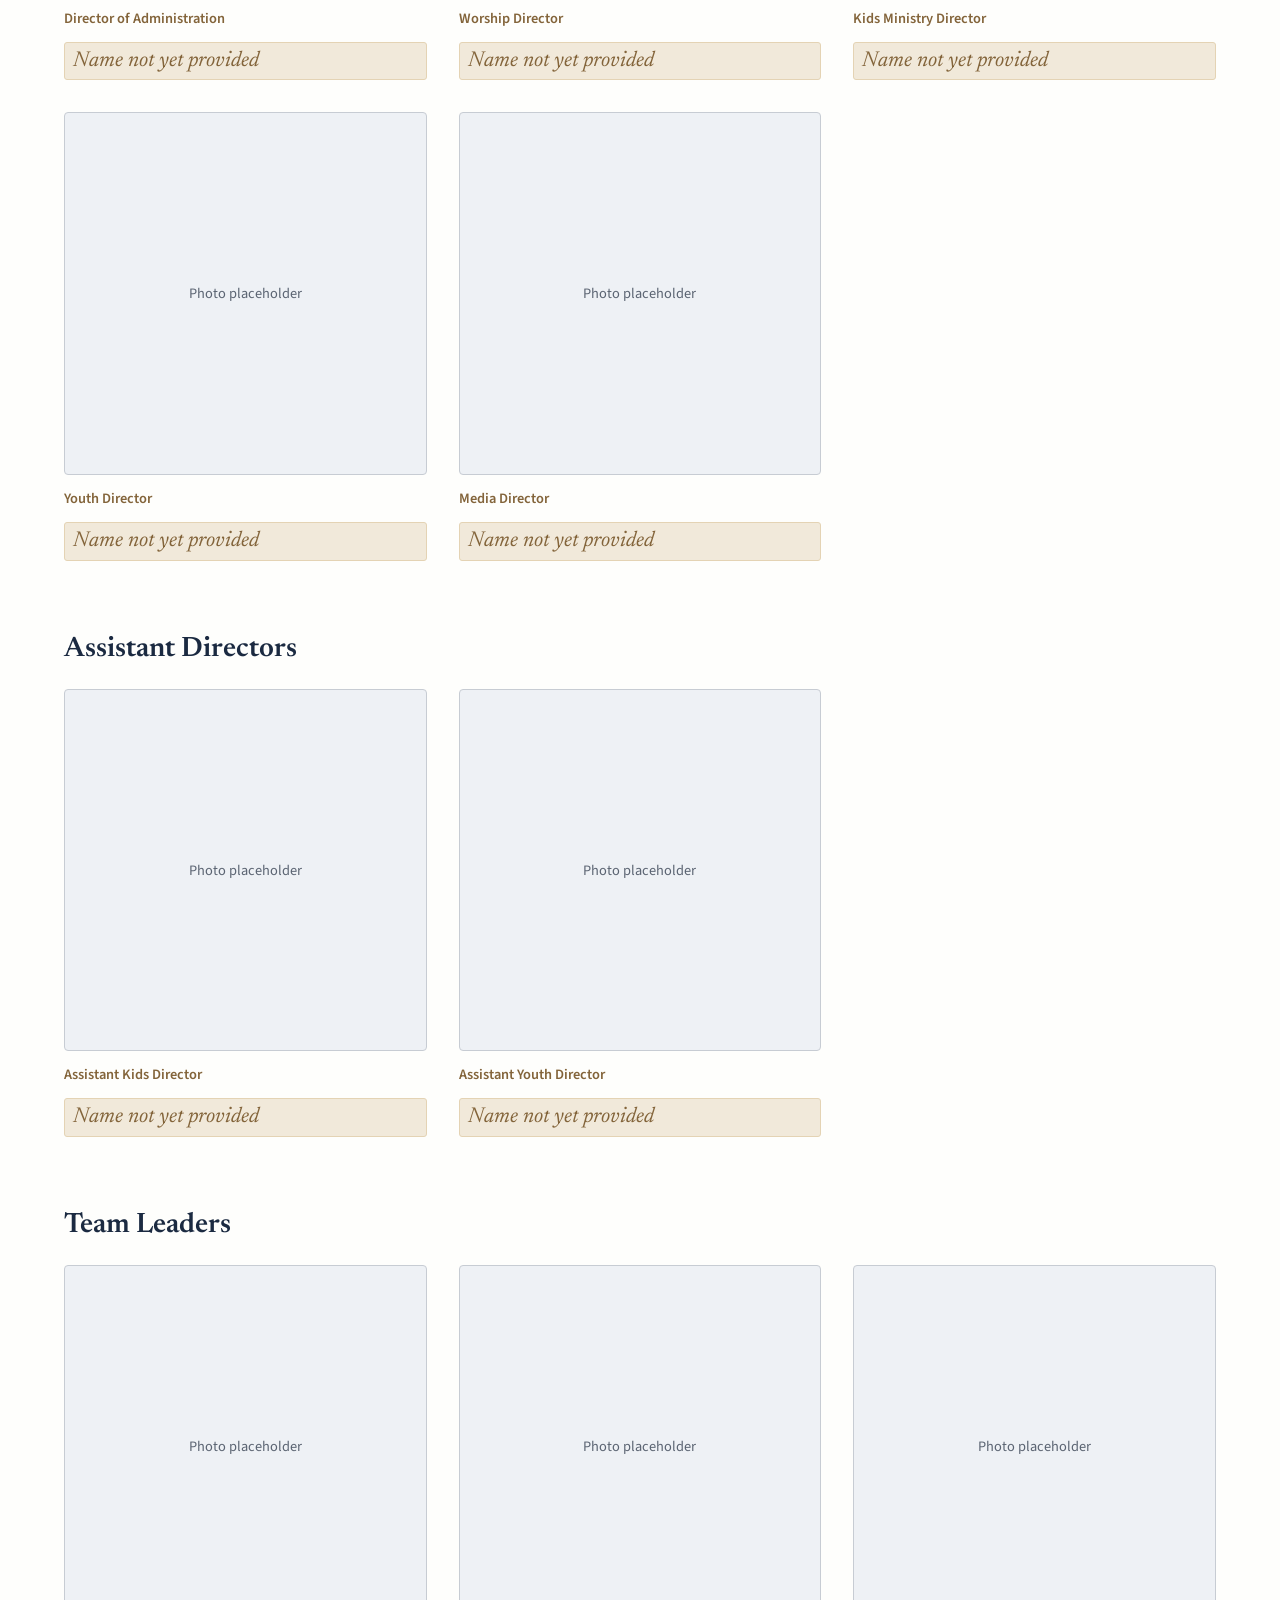
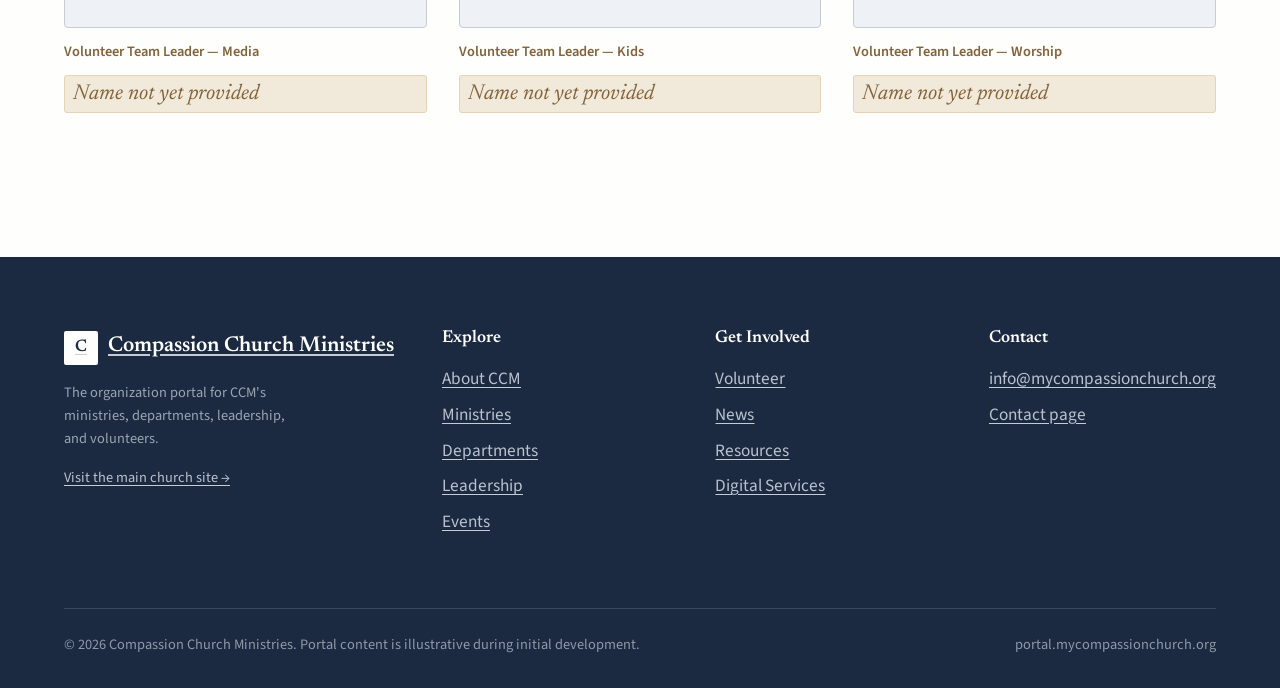
<file: leadership.html>
<!DOCTYPE html>
<html lang="en">
<head>
<meta charset="UTF-8">
<meta name="viewport" content="width=device-width, initial-scale=1.0">
<title>Leadership — Compassion Church Ministries Portal</title>
<meta name="description" content="CCM's leadership directory — pastors, directors, and team leaders across the organization.">
<link rel="preconnect" href="https://fonts.googleapis.com">
<link href="https://fonts.googleapis.com/css2?family=Newsreader:opsz,wght@6..72,400;6..72,500;6..72,600;6..72,700&family=Source+Sans+3:wght@400;600;700&display=swap" rel="stylesheet">
<link rel="stylesheet" href="css/tokens.css">
<link rel="stylesheet" href="css/base.css">
<link rel="stylesheet" href="css/components.css">
<link rel="stylesheet" href="css/layout.css">
</head>
<body data-page="leadership">
<a class="skip-link" href="#main">Skip to main content</a>
<div id="site-header"></div>

<main id="main">
  <div class="page-intro">
    <div class="wrap">
      <p class="breadcrumb"><a href="index.html">Home</a> / Leadership</p>
      <h1>Leadership</h1>
      <p class="hero__lede" style="margin-top:var(--space-4);">
        From pastoral leadership to volunteer team leaders, CCM is led by people across every
        level of the organization.
      </p>
      <p style="margin-top:var(--space-3);">
        <span class="placeholder-tag">Names and photos have not yet been provided — this directory shows role structure only, ready to connect to a CMS.</span>
      </p>
    </div>
  </div>

  <section class="section">
    <div class="wrap" id="leadership-groups"></div>
  </section>
</main>

<div id="site-footer"></div>

<script src="js/config.js"></script>
<script src="js/data/nav.js"></script>
<script src="js/data/ministries.js"></script>
<script src="js/data/departments.js"></script>
<script src="js/data/leadership.js"></script>
<script src="js/data/events.js"></script>
<script src="js/data/news.js"></script>
<script src="js/data/resources.js"></script>
<script src="js/data/digital-services.js"></script>
<script src="js/components.js"></script>
<script src="js/main.js"></script>
</body>
</html>
</file>
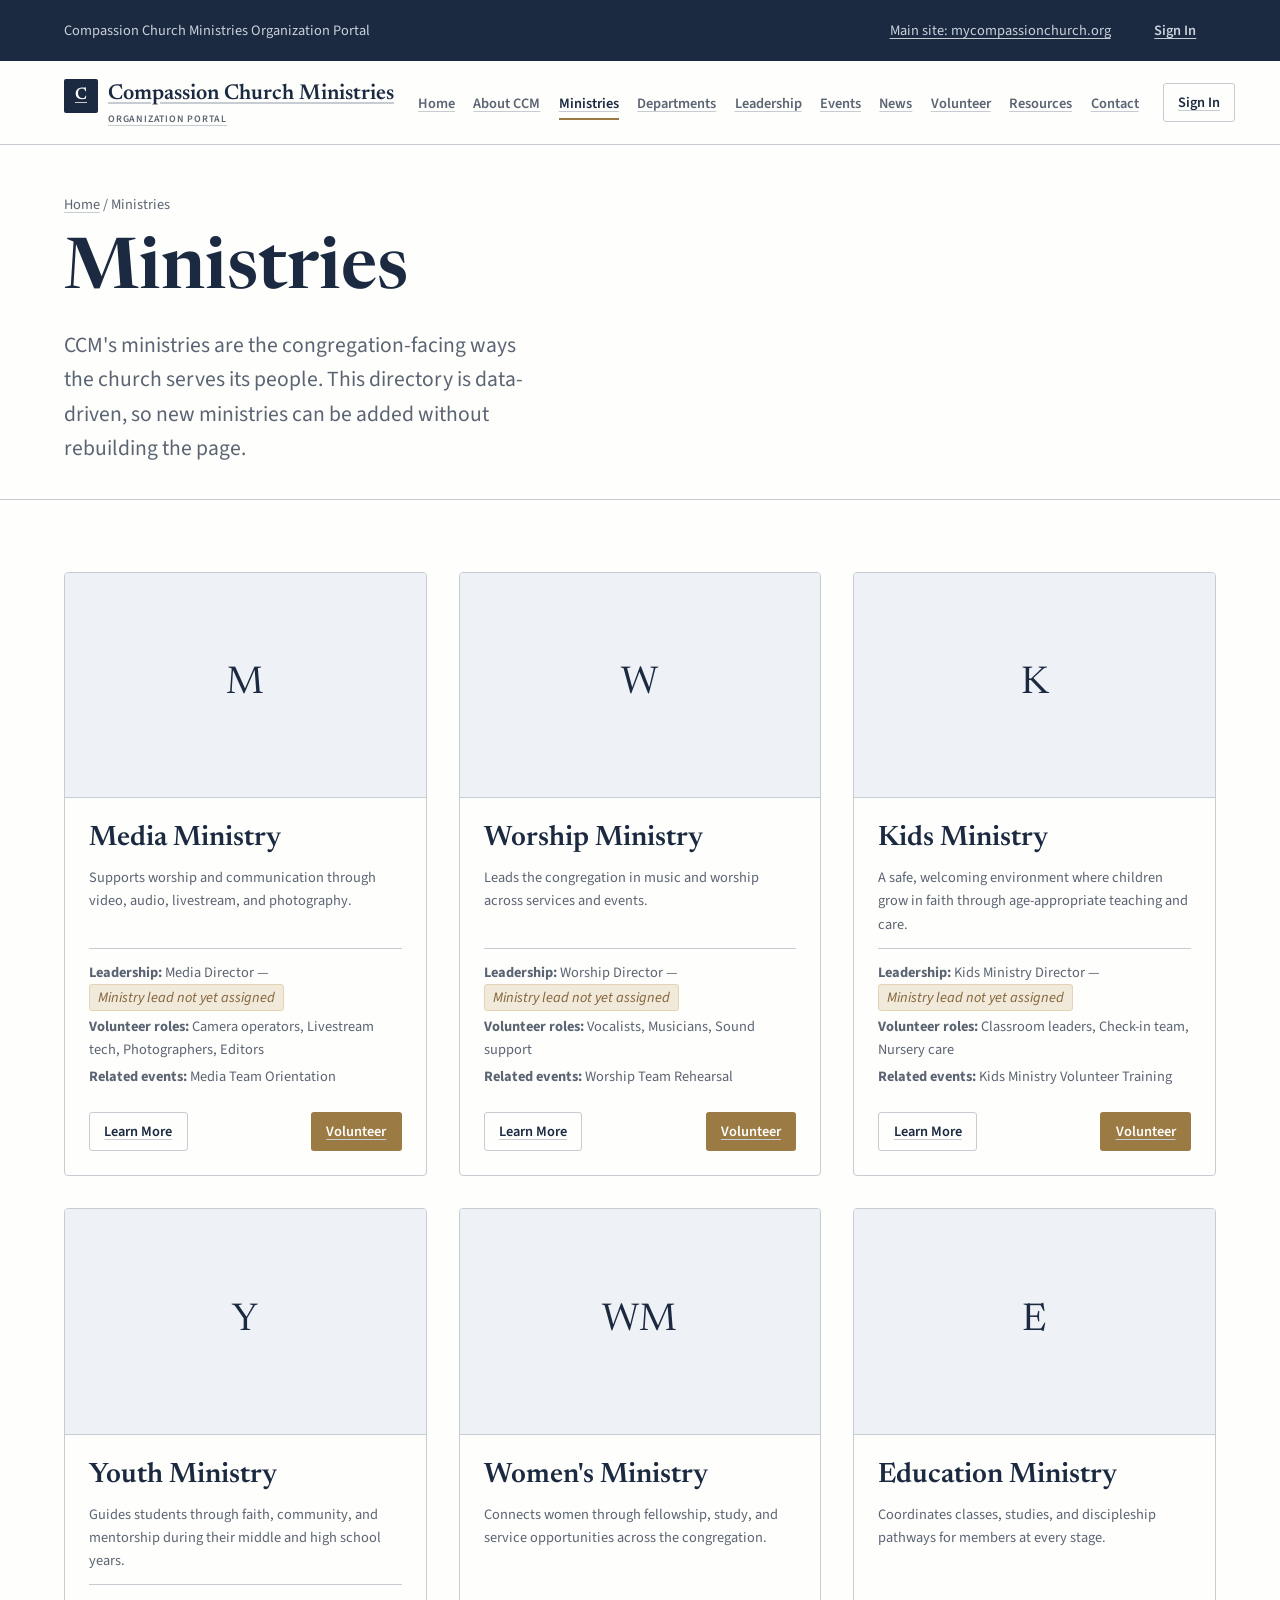
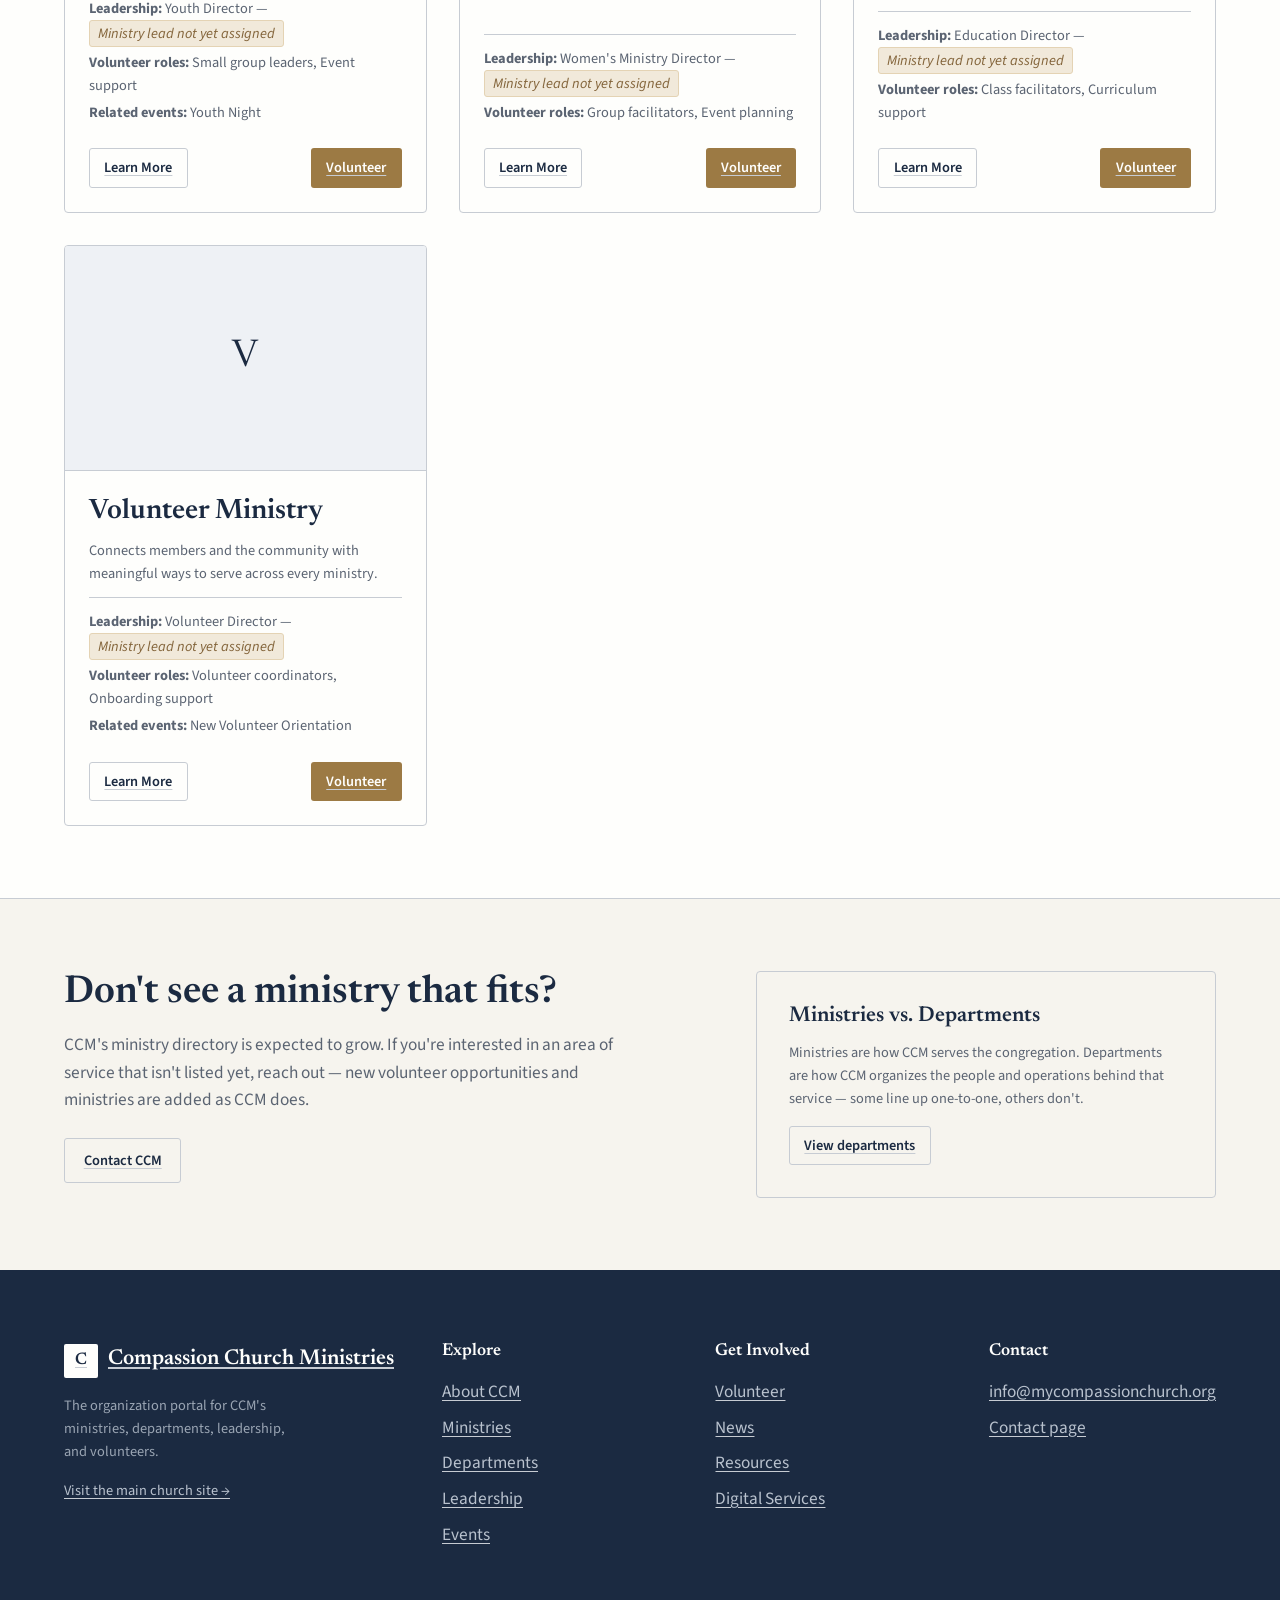
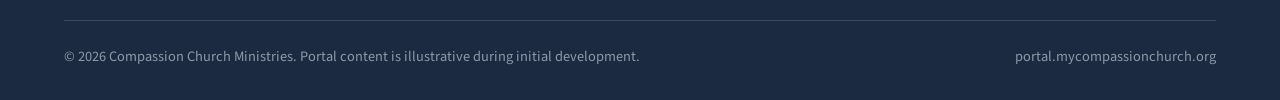
<file: ministries.html>
<!DOCTYPE html>
<html lang="en">
<head>
<meta charset="UTF-8">
<meta name="viewport" content="width=device-width, initial-scale=1.0">
<title>Ministries — Compassion Church Ministries Portal</title>
<meta name="description" content="Explore CCM's ministries — Media, Worship, Kids, Youth, Women's, Education, and Volunteer.">
<link rel="preconnect" href="https://fonts.googleapis.com">
<link href="https://fonts.googleapis.com/css2?family=Newsreader:opsz,wght@6..72,400;6..72,500;6..72,600;6..72,700&family=Source+Sans+3:wght@400;600;700&display=swap" rel="stylesheet">
<link rel="stylesheet" href="css/tokens.css">
<link rel="stylesheet" href="css/base.css">
<link rel="stylesheet" href="css/components.css">
<link rel="stylesheet" href="css/layout.css">
</head>
<body data-page="ministries">
<a class="skip-link" href="#main">Skip to main content</a>
<div id="site-header"></div>

<main id="main">
  <div class="page-intro">
    <div class="wrap">
      <p class="breadcrumb"><a href="index.html">Home</a> / Ministries</p>
      <h1>Ministries</h1>
      <p class="hero__lede" style="margin-top:var(--space-4);">
        CCM's ministries are the congregation-facing ways the church serves its people. This
        directory is data-driven, so new ministries can be added without rebuilding the page.
      </p>
    </div>
  </div>

  <section class="section">
    <div class="wrap">
      <div class="card-grid" id="ministries-grid"></div>
    </div>
  </section>

  <section class="section section--alt">
    <div class="wrap split">
      <div>
        <h2>Don't see a ministry that fits?</h2>
        <p style="margin-top:var(--space-4); color:var(--color-slate);">
          CCM's ministry directory is expected to grow. If you're interested in an area of
          service that isn't listed yet, reach out — new volunteer opportunities and ministries
          are added as CCM does.
        </p>
        <a href="contact.html" class="btn btn-secondary" style="margin-top:var(--space-5);">Contact CCM</a>
      </div>
      <aside class="aside-panel">
        <h3>Ministries vs. Departments</h3>
        <p style="margin-top:var(--space-3); color:var(--color-slate); font-size:var(--step--1);">
          Ministries are how CCM serves the congregation. Departments are how CCM organizes
          the people and operations behind that service — some line up one-to-one, others don't.
        </p>
        <a href="departments.html" class="btn btn-secondary btn-sm" style="margin-top:var(--space-4);">View departments</a>
      </aside>
    </div>
  </section>
</main>

<div id="site-footer"></div>

<script src="js/config.js"></script>
<script src="js/data/nav.js"></script>
<script src="js/data/ministries.js"></script>
<script src="js/data/departments.js"></script>
<script src="js/data/leadership.js"></script>
<script src="js/data/events.js"></script>
<script src="js/data/news.js"></script>
<script src="js/data/resources.js"></script>
<script src="js/data/digital-services.js"></script>
<script src="js/components.js"></script>
<script src="js/main.js"></script>
</body>
</html>
</file>
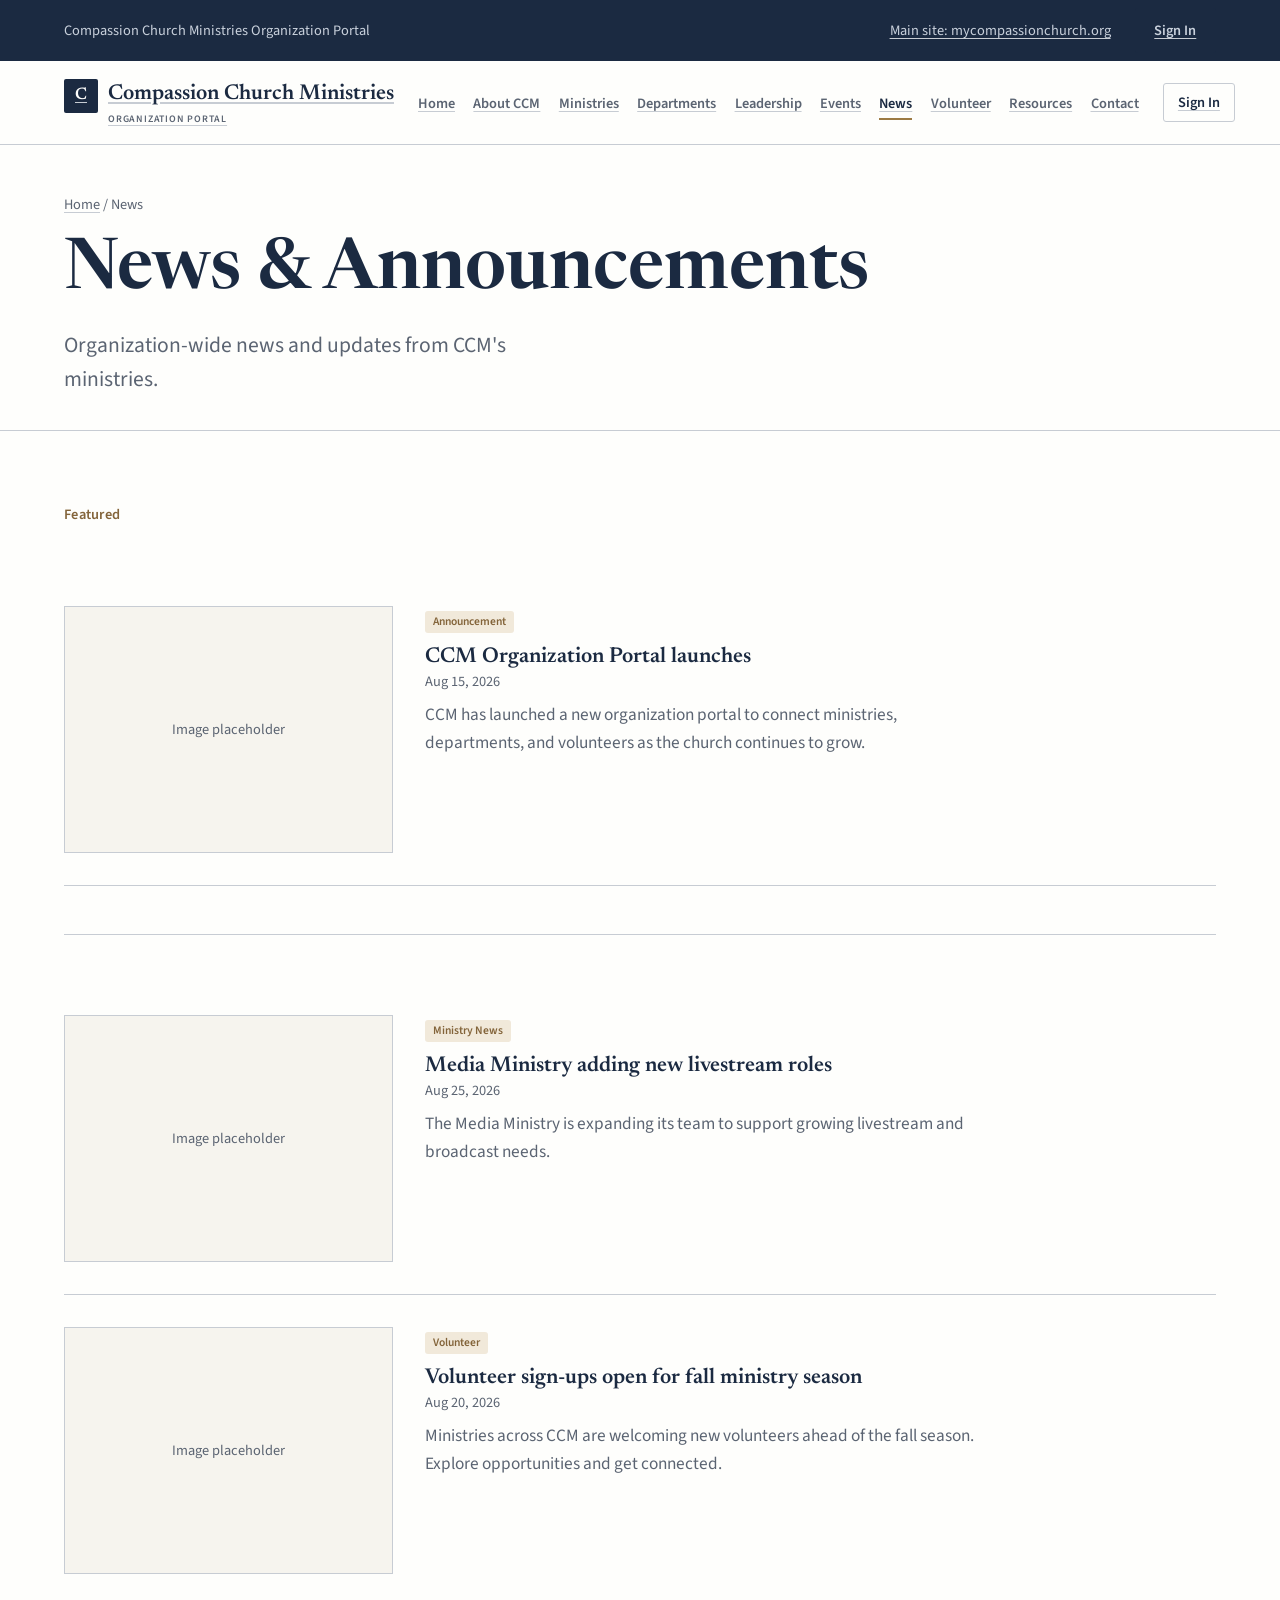
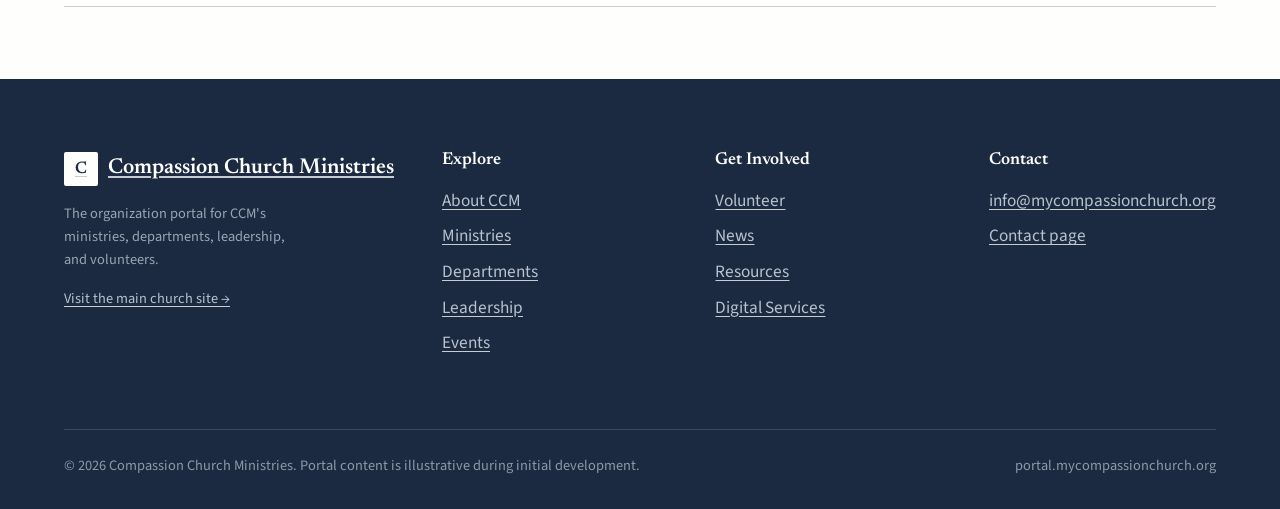
<file: news.html>
<!DOCTYPE html>
<html lang="en">
<head>
<meta charset="UTF-8">
<meta name="viewport" content="width=device-width, initial-scale=1.0">
<title>News — Compassion Church Ministries Portal</title>
<meta name="description" content="News and announcements from Compassion Church Ministries and its ministries.">
<link rel="preconnect" href="https://fonts.googleapis.com">
<link href="https://fonts.googleapis.com/css2?family=Newsreader:opsz,wght@6..72,400;6..72,500;6..72,600;6..72,700&family=Source+Sans+3:wght@400;600;700&display=swap" rel="stylesheet">
<link rel="stylesheet" href="css/tokens.css">
<link rel="stylesheet" href="css/base.css">
<link rel="stylesheet" href="css/components.css">
<link rel="stylesheet" href="css/layout.css">
</head>
<body data-page="news">
<a class="skip-link" href="#main">Skip to main content</a>
<div id="site-header"></div>

<main id="main">
  <div class="page-intro">
    <div class="wrap">
      <p class="breadcrumb"><a href="index.html">Home</a> / News</p>
      <h1>News &amp; Announcements</h1>
      <p class="hero__lede" style="margin-top:var(--space-4);">
        Organization-wide news and updates from CCM's ministries.
      </p>
    </div>
  </div>

  <section class="section">
    <div class="wrap">
      <div class="section-head">
        <span class="section-label">Featured</span>
      </div>
      <div id="news-featured"></div>
      <hr class="hairline">
      <div id="news-list"></div>
    </div>
  </section>
</main>

<div id="site-footer"></div>

<script src="js/config.js"></script>
<script src="js/data/nav.js"></script>
<script src="js/data/ministries.js"></script>
<script src="js/data/departments.js"></script>
<script src="js/data/leadership.js"></script>
<script src="js/data/events.js"></script>
<script src="js/data/news.js"></script>
<script src="js/data/resources.js"></script>
<script src="js/data/digital-services.js"></script>
<script src="js/components.js"></script>
<script src="js/main.js"></script>
</body>
</html>
</file>
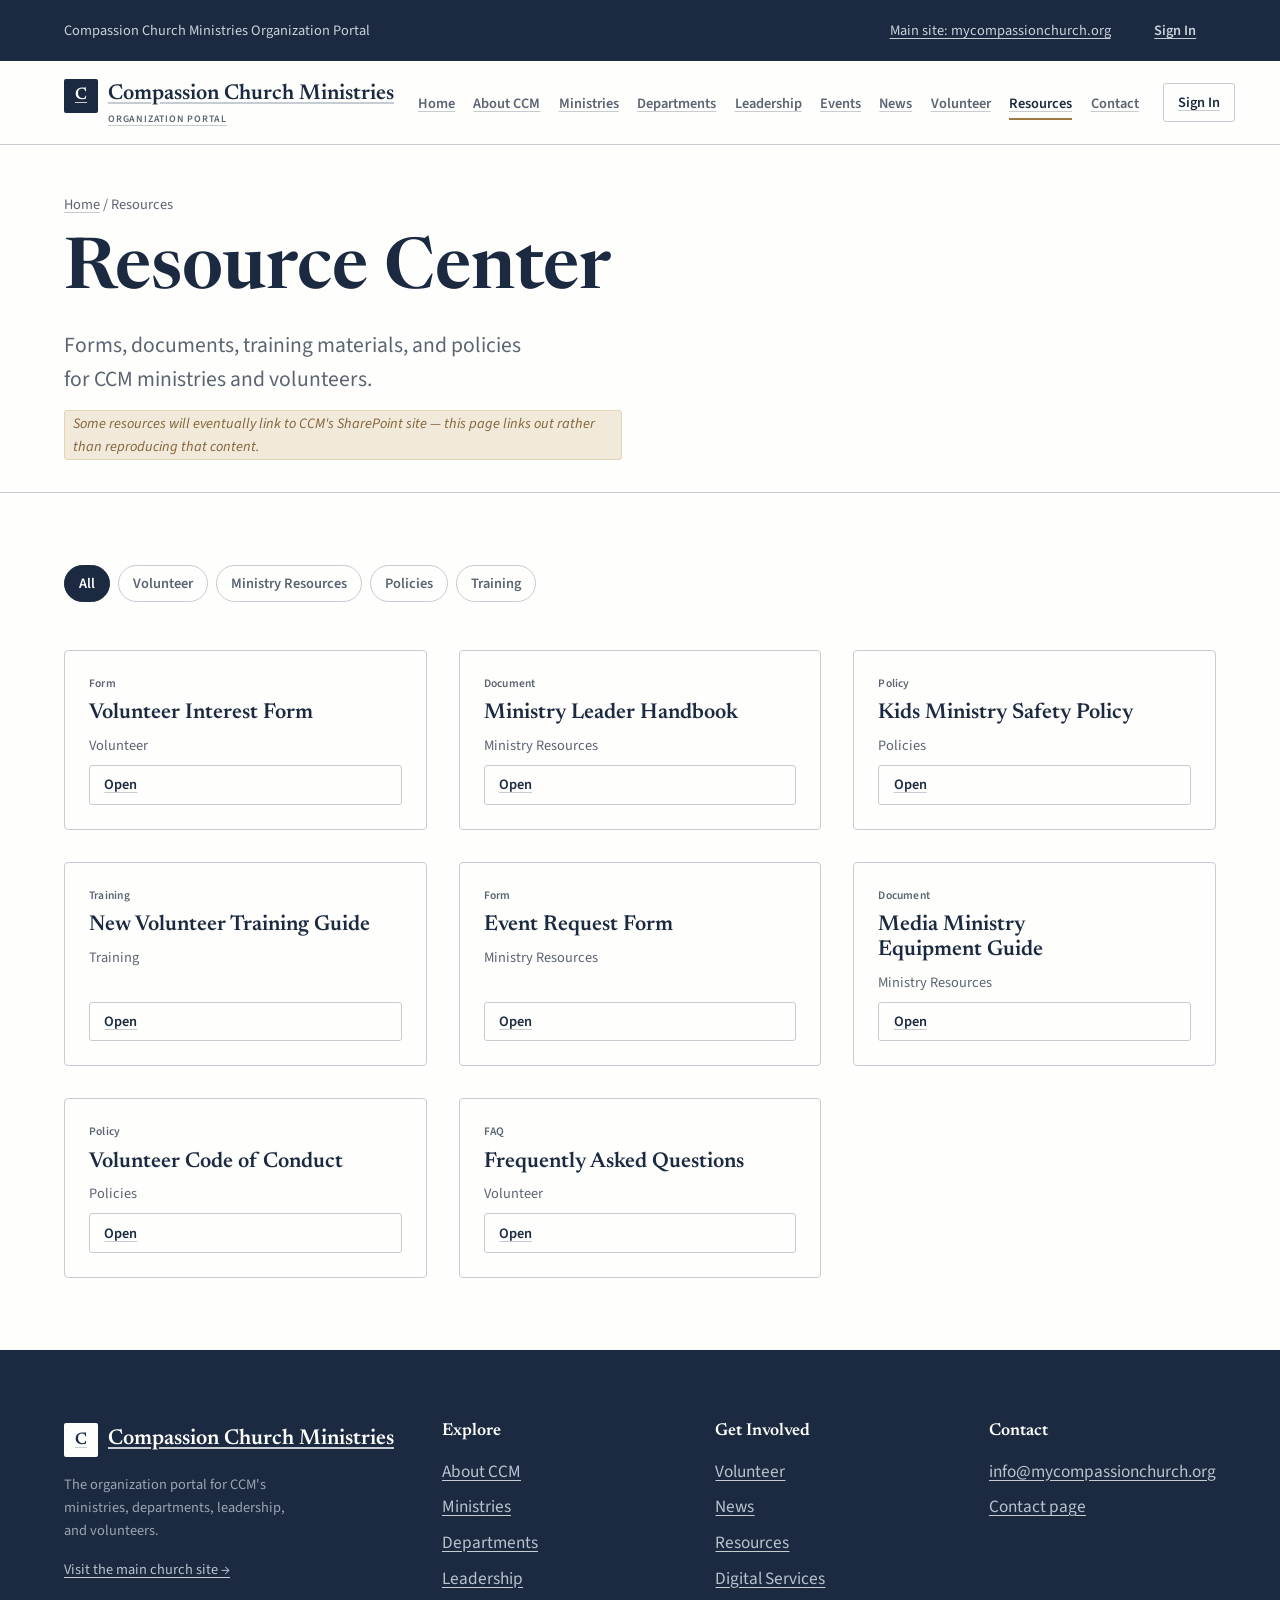
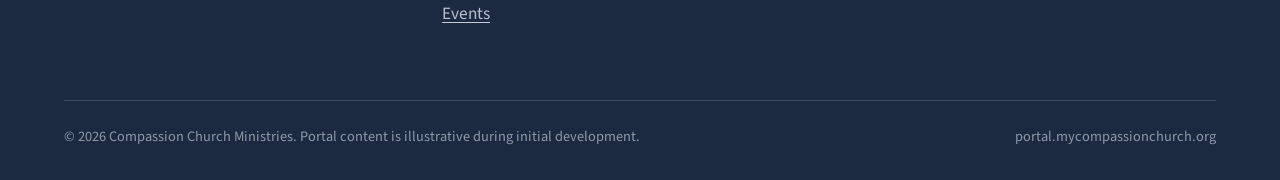
<file: resources.html>
<!DOCTYPE html>
<html lang="en">
<head>
<meta charset="UTF-8">
<meta name="viewport" content="width=device-width, initial-scale=1.0">
<title>Resources — Compassion Church Ministries Portal</title>
<meta name="description" content="Forms, documents, training, and policies for CCM ministries and volunteers.">
<link rel="preconnect" href="https://fonts.googleapis.com">
<link href="https://fonts.googleapis.com/css2?family=Newsreader:opsz,wght@6..72,400;6..72,500;6..72,600;6..72,700&family=Source+Sans+3:wght@400;600;700&display=swap" rel="stylesheet">
<link rel="stylesheet" href="css/tokens.css">
<link rel="stylesheet" href="css/base.css">
<link rel="stylesheet" href="css/components.css">
<link rel="stylesheet" href="css/layout.css">
</head>
<body data-page="resources">
<a class="skip-link" href="#main">Skip to main content</a>
<div id="site-header"></div>

<main id="main">
  <div class="page-intro">
    <div class="wrap">
      <p class="breadcrumb"><a href="index.html">Home</a> / Resources</p>
      <h1>Resource Center</h1>
      <p class="hero__lede" style="margin-top:var(--space-4);">
        Forms, documents, training materials, and policies for CCM ministries and volunteers.
      </p>
      <p style="margin-top:var(--space-3);">
        <span class="placeholder-tag">Some resources will eventually link to CCM's SharePoint site — this page links out rather than reproducing that content.</span>
      </p>
    </div>
  </div>

  <section class="section">
    <div class="wrap">
      <div class="filter-bar" id="resources-filter" role="group" aria-label="Filter resources by category"></div>
      <div class="card-grid" id="resources-grid"></div>
    </div>
  </section>
</main>

<div id="site-footer"></div>

<script src="js/config.js"></script>
<script src="js/data/nav.js"></script>
<script src="js/data/ministries.js"></script>
<script src="js/data/departments.js"></script>
<script src="js/data/leadership.js"></script>
<script src="js/data/events.js"></script>
<script src="js/data/news.js"></script>
<script src="js/data/resources.js"></script>
<script src="js/data/digital-services.js"></script>
<script src="js/components.js"></script>
<script src="js/main.js"></script>
</body>
</html>
</file>
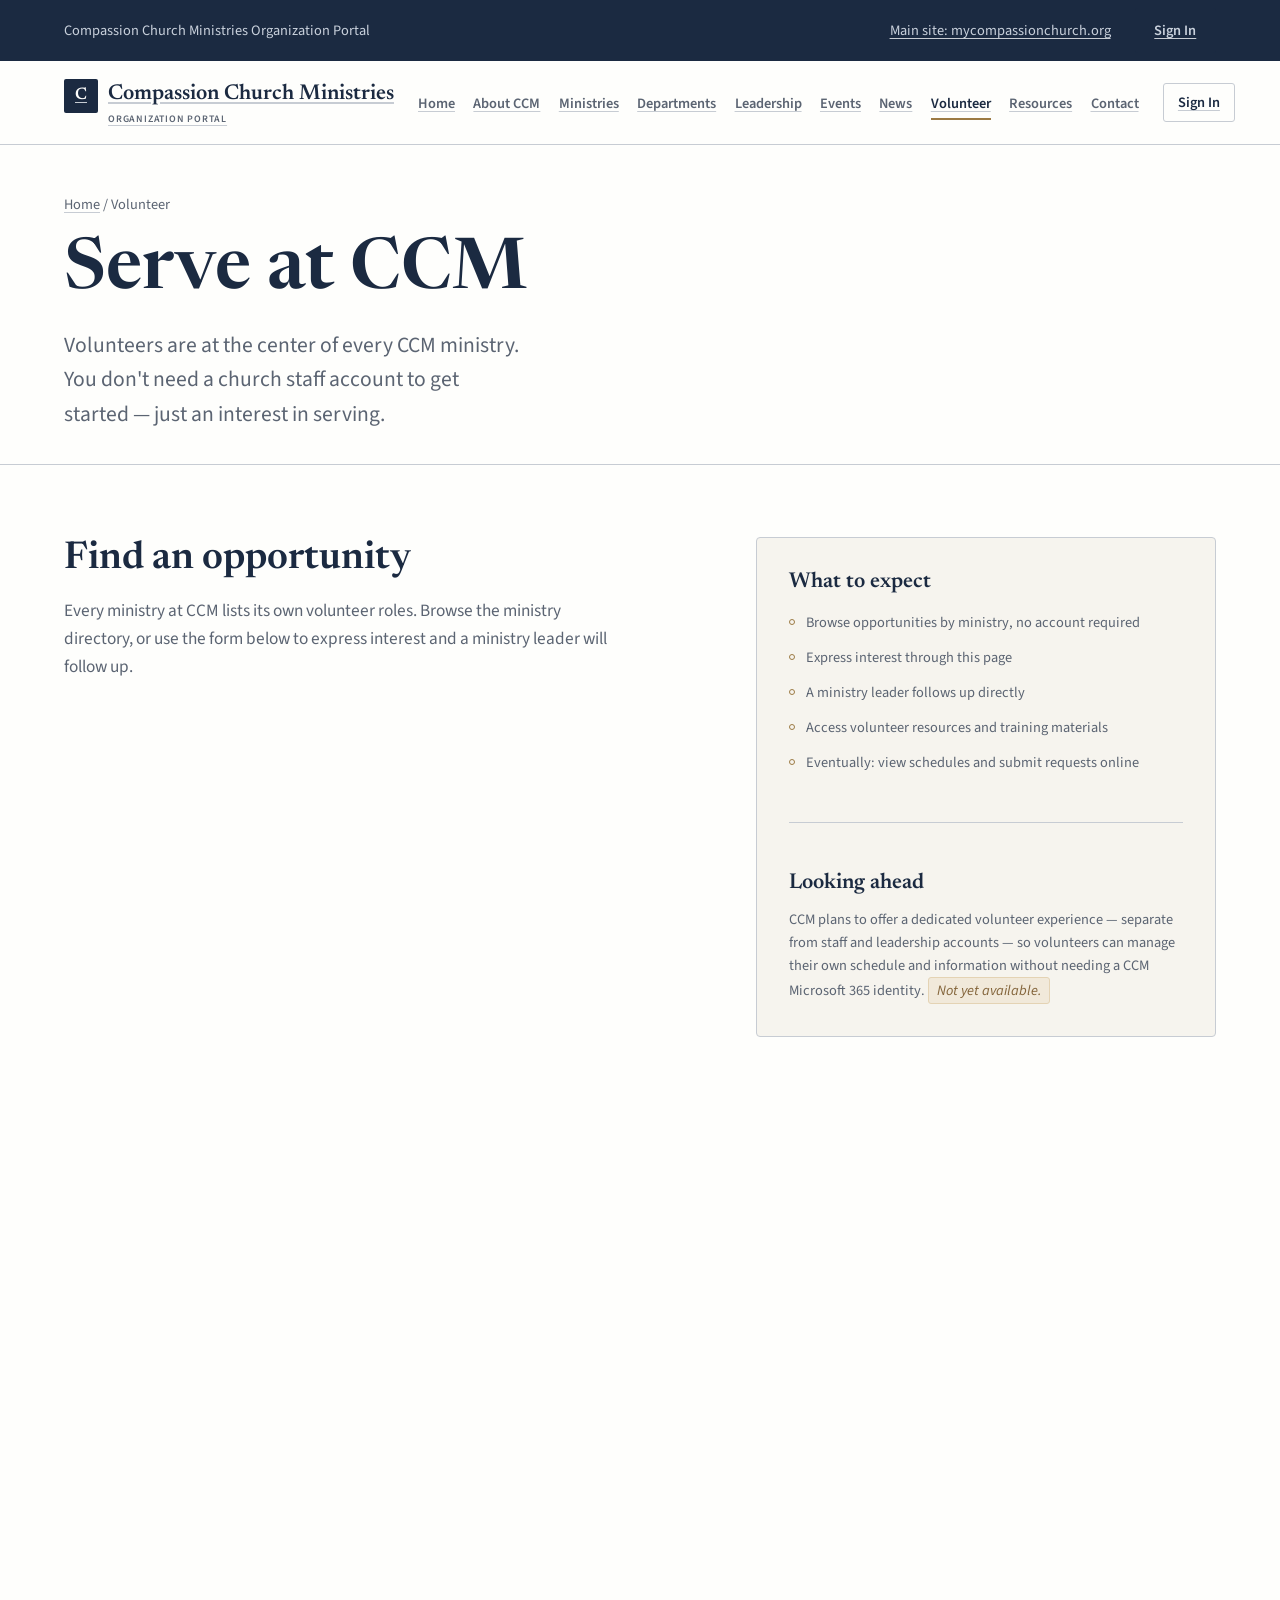
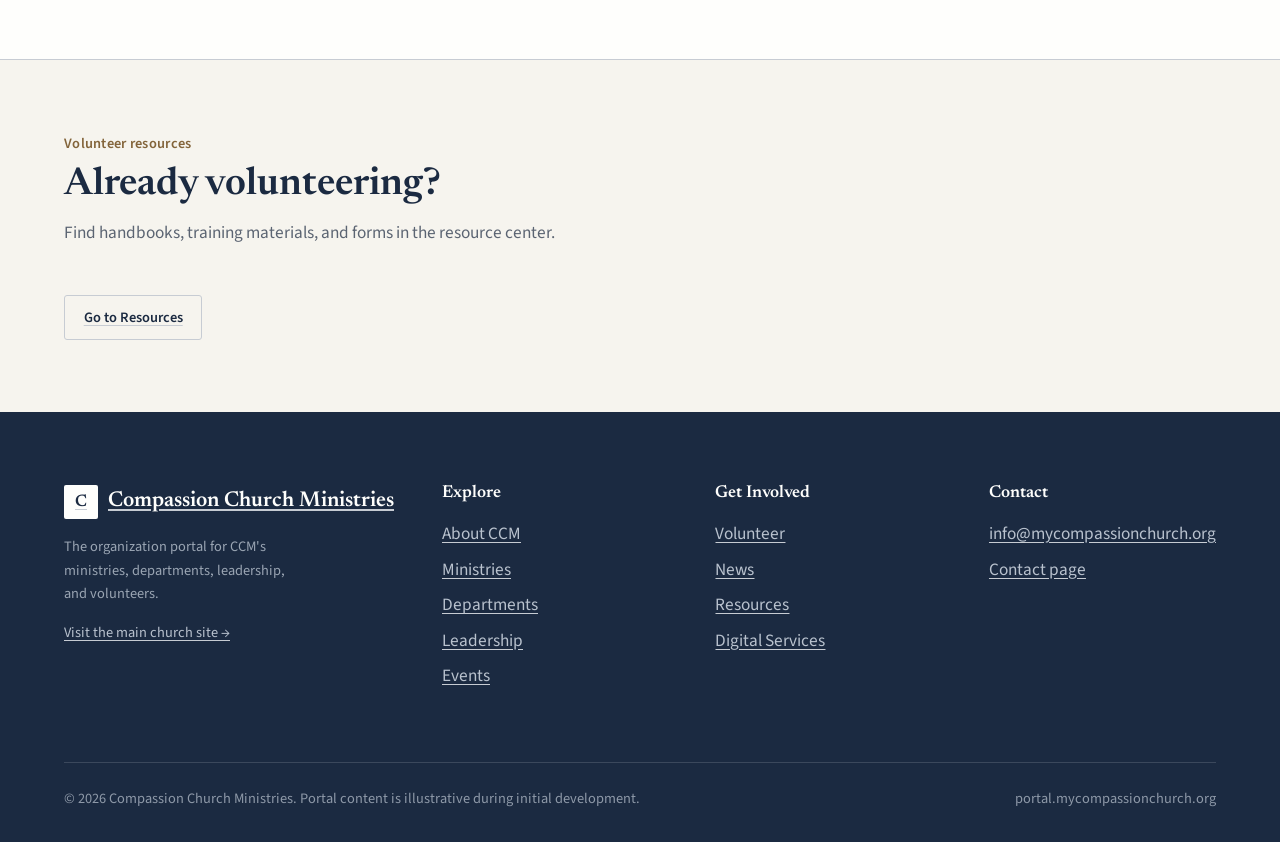
<file: volunteer.html>
<!DOCTYPE html>
<html lang="en">
<head>
<meta charset="UTF-8">
<meta name="viewport" content="width=device-width, initial-scale=1.0">
<title>Volunteer — Compassion Church Ministries Portal</title>
<meta name="description" content="Find volunteer opportunities at CCM and express your interest in serving.">
<link rel="preconnect" href="https://fonts.googleapis.com">
<link href="https://fonts.googleapis.com/css2?family=Newsreader:opsz,wght@6..72,400;6..72,500;6..72,600;6..72,700&family=Source+Sans+3:wght@400;600;700&display=swap" rel="stylesheet">
<link rel="stylesheet" href="css/tokens.css">
<link rel="stylesheet" href="css/base.css">
<link rel="stylesheet" href="css/components.css">
<link rel="stylesheet" href="css/layout.css">
</head>
<body data-page="volunteer">
<a class="skip-link" href="#main">Skip to main content</a>
<div id="site-header"></div>

<main id="main">
  <div class="page-intro">
    <div class="wrap">
      <p class="breadcrumb"><a href="index.html">Home</a> / Volunteer</p>
      <h1>Serve at CCM</h1>
      <p class="hero__lede" style="margin-top:var(--space-4);">
        Volunteers are at the center of every CCM ministry. You don't need a church staff
        account to get started — just an interest in serving.
      </p>
    </div>
  </div>

  <section class="section">
    <div class="wrap split">
      <div>
        <h2>Find an opportunity</h2>
        <p style="margin-top:var(--space-4); color:var(--color-slate);">
          Every ministry at CCM lists its own volunteer roles. Browse the ministry directory,
          or use the form below to express interest and a ministry leader will follow up.
        </p>

        <div class="form-embed" style="margin-top:var(--space-7);">
          <iframe
            src="https://forms.cloud.microsoft/Pages/ResponsePage.aspx?id=B4usOOWIwUKKWqY0DZLhRApmy5ZjetRDuW8OlG41IDJUM0xMVkxHNEpEOEdaSlFWTE43TFBOTEQ1WC4u&amp;embed=true"
            title="CCM Volunteer Interest Form"
            width="100%"
            height="850"
            frameborder="0"
            marginwidth="0"
            marginheight="0"
            style="border:none; max-width:100%;"
            allowfullscreen>
          </iframe>
        </div>
      </div>

      <aside class="aside-panel">
        <h3>What to expect</h3>
        <ul>
          <li>Browse opportunities by ministry, no account required</li>
          <li>Express interest through this page</li>
          <li>A ministry leader follows up directly</li>
          <li>Access volunteer resources and training materials</li>
          <li>Eventually: view schedules and submit requests online</li>
        </ul>
        <hr class="hairline">
        <h3>Looking ahead</h3>
        <p style="margin-top:var(--space-3); color:var(--color-slate); font-size:var(--step--1);">
          CCM plans to offer a dedicated volunteer experience — separate from staff and
          leadership accounts — so volunteers can manage their own schedule and information
          without needing a CCM Microsoft 365 identity.
          <span class="placeholder-tag">Not yet available.</span>
        </p>
      </aside>
    </div>
  </section>

  <section class="section section--alt">
    <div class="wrap">
      <div class="section-head">
        <span class="section-label">Volunteer resources</span>
        <h2>Already volunteering?</h2>
        <p>Find handbooks, training materials, and forms in the resource center.</p>
      </div>
      <a href="resources.html" class="btn btn-secondary">Go to Resources</a>
    </div>
  </section>
</main>

<div id="site-footer"></div>

<script src="js/config.js"></script>
<script src="js/data/nav.js"></script>
<script src="js/data/ministries.js"></script>
<script src="js/data/departments.js"></script>
<script src="js/data/leadership.js"></script>
<script src="js/data/events.js"></script>
<script src="js/data/news.js"></script>
<script src="js/data/resources.js"></script>
<script src="js/data/digital-services.js"></script>
<script src="js/components.js"></script>
<script src="js/main.js"></script>
</body>
</html>
</file>
<file: css/tokens.css>
/*
  Design Tokens — Compassion Church Ministries Portal
  Single source of truth for the visual system. Change values here,
  not in individual component/page rules.
*/
:root {
  /* ---- Color: base palette ---- */
  --color-ink:            #1B2A41; /* primary — nav, headings on light, footer */
  --color-ink-700:        #24384F;
  --color-ink-050:        #EEF1F5; /* tint for subtle fills on ink */
  --color-brass:          #9C7A44; /* accent — CTAs, dividers, small emphasis. Use sparingly. */
  --color-brass-600:      #83643A;
  --color-brass-100:      #F1E9DA;
  --color-parchment:      #F6F4EE; /* section background, alternates with white */
  --color-white:          #FEFEFC;
  --color-charcoal:       #23262B; /* body text */
  --color-slate:          #5B6472; /* secondary text */
  --color-slate-300:      #C7CCD3; /* borders, hairlines */
  --color-slate-100:      #E7E9ED;
  --color-success:        #3D6B4A;
  --color-focus:          #2F6FED;

  /* ---- Typography ---- */
  --font-display: "Newsreader", Georgia, "Times New Roman", serif;
  --font-body:    "Source Sans 3", -apple-system, BlinkMacSystemFont, "Segoe UI", sans-serif;

  --step--1: clamp(0.83rem, 0.80rem + 0.15vw, 0.9rem);
  --step-0:  clamp(1rem, 0.96rem + 0.2vw, 1.08rem);
  --step-1:  clamp(1.2rem, 1.12rem + 0.4vw, 1.35rem);
  --step-2:  clamp(1.44rem, 1.3rem + 0.7vw, 1.75rem);
  --step-3:  clamp(1.85rem, 1.6rem + 1.2vw, 2.4rem);
  --step-4:  clamp(2.3rem, 1.9rem + 2vw, 3.4rem);
  --step-5:  clamp(2.8rem, 2.2rem + 3vw, 4.4rem);

  --leading-tight: 1.15;
  --leading-snug:  1.35;
  --leading-body:  1.6;

  /* ---- Spacing scale ---- */
  --space-1: 0.25rem;
  --space-2: 0.5rem;
  --space-3: 0.75rem;
  --space-4: 1rem;
  --space-5: 1.5rem;
  --space-6: 2rem;
  --space-7: 3rem;
  --space-8: 4.5rem;
  --space-9: 6.5rem;

  /* ---- Layout ---- */
  --content-max: 78rem;
  --measure: 62ch; /* line-length cap for body copy */
  --radius-sm: 3px;
  --radius-md: 4px;
  --border-hairline: 1px solid var(--color-slate-300);

  /* ---- Elevation (used once, not stacked on every card) ---- */
  --shadow-card: 0 1px 2px rgba(27, 42, 65, 0.06), 0 6px 20px rgba(27, 42, 65, 0.06);

  /* ---- Motion ---- */
  --ease-standard: cubic-bezier(0.2, 0.65, 0.3, 1);
  --duration-fast: 150ms;
  --duration-med: 320ms;
}

@media (prefers-reduced-motion: reduce) {
  *, *::before, *::after {
    animation-duration: 0.001ms !important;
    animation-iteration-count: 1 !important;
    transition-duration: 0.001ms !important;
    scroll-behavior: auto !important;
  }
}
</file>
<file: css/base.css>
/* Base — resets, element defaults, accessibility */

*, *::before, *::after { box-sizing: border-box; }
* { margin: 0; }

html {
  -webkit-text-size-adjust: 100%;
  scroll-behavior: smooth;
}

body {
  font-family: var(--font-body);
  font-size: var(--step-0);
  line-height: var(--leading-body);
  color: var(--color-charcoal);
  background: var(--color-white);
  min-height: 100vh;
}

img, picture, svg { display: block; max-width: 100%; }

h1, h2, h3, h4 {
  font-family: var(--font-display);
  line-height: var(--leading-tight);
  color: var(--color-ink);
  font-weight: 600;
  text-wrap: balance;
}

h1 { font-size: var(--step-5); }
h2 { font-size: var(--step-3); }
h3 { font-size: var(--step-2); }
h4 { font-size: var(--step-1); }

p { max-width: var(--measure); }
p + p { margin-top: var(--space-4); }

a {
  color: inherit;
  text-decoration-color: var(--color-slate-300);
  text-underline-offset: 3px;
}

ul, ol { padding: 0; list-style: none; }

button {
  font: inherit;
  color: inherit;
  background: none;
  border: 0;
  cursor: pointer;
}

input, textarea, select {
  font: inherit;
  color: inherit;
}

/* ---- Accessibility: focus & skip link ---- */

:focus-visible {
  outline: 2px solid var(--color-focus);
  outline-offset: 3px;
  border-radius: 2px;
}

.skip-link {
  position: absolute;
  left: var(--space-4);
  top: -100px;
  background: var(--color-ink);
  color: var(--color-white);
  padding: var(--space-3) var(--space-5);
  border-radius: var(--radius-sm);
  z-index: 200;
  transition: top var(--duration-fast) var(--ease-standard);
}
.skip-link:focus {
  top: var(--space-3);
}

/* ---- Layout helpers ---- */

.wrap {
  max-width: var(--content-max);
  margin-inline: auto;
  padding-inline: var(--space-5);
}

@media (min-width: 900px) {
  .wrap { padding-inline: var(--space-7); }
}

.section {
  padding-block: var(--space-8);
  border-block-end: var(--border-hairline);
}
.section:last-of-type { border-block-end: none; }
.section--alt { background: var(--color-parchment); }
.section--ink { background: var(--color-ink); color: var(--color-white); }
.section--ink h2, .section--ink h3, .section--ink h4 { color: var(--color-white); }

.section-head {
  max-width: 42rem;
  margin-block-end: var(--space-7);
}
.section-label {
  display: block;
  font-size: var(--step--1);
  font-weight: 600;
  color: var(--color-brass-600);
  letter-spacing: 0.02em;
  margin-block-end: var(--space-2);
}
.section--ink .section-label { color: #D9C39B; }

.section-head p {
  color: var(--color-slate);
  margin-top: var(--space-3);
}
.section--ink .section-head p { color: #C4CCD8; }

.hairline {
  border: none;
  border-top: var(--border-hairline);
  margin-block: var(--space-7);
}

.visually-hidden {
  position: absolute;
  width: 1px; height: 1px;
  overflow: hidden;
  clip: rect(0 0 0 0);
  white-space: nowrap;
}

.placeholder-tag {
  display: inline-block;
  font-size: var(--step--1);
  color: var(--color-brass-600);
  background: var(--color-brass-100);
  border: 1px solid #E4D3B4;
  border-radius: var(--radius-sm);
  padding: 1px 8px;
  font-style: italic;
}
</file>
<file: css/components.css>
/* Components */

/* ---- Buttons ---- */
.btn {
  display: inline-flex;
  align-items: center;
  gap: var(--space-2);
  padding: 0.7em 1.3em;
  font-size: var(--step--1);
  font-weight: 600;
  border-radius: var(--radius-sm);
  border: 1px solid transparent;
  white-space: nowrap;
  transition: background var(--duration-fast) var(--ease-standard),
              border-color var(--duration-fast) var(--ease-standard),
              color var(--duration-fast) var(--ease-standard);
}
.btn-primary {
  background: var(--color-brass);
  color: var(--color-white);
}
.btn-primary:hover { background: var(--color-brass-600); }

.btn-secondary {
  background: transparent;
  border-color: var(--color-slate-300);
  color: var(--color-ink);
}
.btn-secondary:hover { border-color: var(--color-ink); }

.btn-ink {
  background: var(--color-ink);
  color: var(--color-white);
}
.btn-ink:hover { background: var(--color-ink-700); }

.btn-on-ink {
  background: transparent;
  border-color: rgba(255,255,255,0.4);
  color: var(--color-white);
}
.btn-on-ink:hover { border-color: var(--color-white); }

.btn-block { width: 100%; justify-content: center; }
.btn-sm { padding: 0.5em 1em; font-size: var(--step--1); }

.cta-row {
  display: flex;
  flex-wrap: wrap;
  gap: var(--space-3);
  margin-top: var(--space-6);
}

/* ---- Utility bar ---- */
.utility-bar {
  background: var(--color-ink);
  color: #C9D1DC;
  font-size: var(--step--1);
}
.utility-bar .wrap {
  display: flex;
  align-items: center;
  justify-content: space-between;
  gap: var(--space-4);
  padding-block: 8px;
}
.utility-bar a { color: #C9D1DC; }
.utility-bar a:hover { color: var(--color-white); }
.utility-bar__services {
  display: flex;
  align-items: center;
  gap: var(--space-5);
}

.utility-bar__services a {
  white-space: nowrap;
}

.utility-bar__services a.is-emphasis {
  color: var(--color-white);
  font-weight: 600;
}

/* ---- Primary nav ---- */
.site-header {
  position: sticky;
  top: 0;
  z-index: 100;
  background: var(--color-white);
  border-bottom: var(--border-hairline);
}
.nav-row {
  display: flex;
  align-items: center;
  justify-content: space-between;
  padding-block: var(--space-4);
  gap: var(--space-5);
}

.brand {
  display: flex;
  align-items: baseline;
  gap: 10px;
  font-family: var(--font-display);
  font-weight: 600;
  font-size: var(--step-1);
  color: var(--color-ink);
  white-space: nowrap;
}
.brand__mark {
  width: 34px; height: 34px;
  border-radius: 2px;
  background: var(--color-ink);
  color: var(--color-white);
  display: inline-flex;
  align-items: center;
  justify-content: center;
  font-family: var(--font-display);
  font-size: 1.05rem;
  flex-shrink: 0;
}
.brand__sub {
  display: block;
  font-family: var(--font-body);
  font-weight: 600;
  font-size: 0.62rem;
  letter-spacing: 0.08em;
  color: var(--color-slate);
}

.primary-nav {
  display: none;
}
.primary-nav ul {
  display: flex;
  gap: 1.15rem;
}
.primary-nav a {
  font-size: var(--step--1);
  font-weight: 600;
  color: var(--color-slate);
  padding-block: 4px;
  border-bottom: 2px solid transparent;
  white-space: nowrap;
}
.primary-nav a:hover,
.primary-nav a[aria-current="page"] {
  color: var(--color-ink);
  border-color: var(--color-brass);
}

.nav-actions {
  display: flex;
  align-items: center;
  gap: var(--space-3);
}

.nav-toggle {
  display: inline-flex;
  align-items: center;
  gap: 8px;
  border: 1px solid var(--color-slate-300);
  border-radius: var(--radius-sm);
  padding: 8px 12px;
  font-size: var(--step--1);
  font-weight: 600;
}

@media (min-width: 1200px) {
  .primary-nav { display: block; }
  .nav-toggle { display: none; }
}

/* Mobile nav panel — intentional slide-down drawer, not a collapsed desktop menu */
.mobile-nav {
  display: none;
  border-top: var(--border-hairline);
  background: var(--color-white);
}
.mobile-nav.is-open { display: block; }
.mobile-nav .wrap { padding-block: var(--space-5); }
.mobile-nav ul { display: flex; flex-direction: column; }
.mobile-nav li + li { border-top: var(--border-hairline); }
.mobile-nav a {
  display: flex;
  align-items: center;
  justify-content: space-between;
  padding-block: var(--space-4);
  font-weight: 600;
  font-size: var(--step-0);
  color: var(--color-ink);
}
.mobile-nav__services {
  margin-top: var(--space-5);
  display: flex;
  flex-direction: column;
  gap: var(--space-3);
}
@media (min-width: 1200px) {
  .mobile-nav { display: none !important; }
}

/* ---- Footer ---- */
.site-footer {
  background: var(--color-ink);
  color: #B9C2CE;
  padding-block: var(--space-8) var(--space-6);
}
.footer-grid {
  display: grid;
  gap: var(--space-7);
  grid-template-columns: 1.3fr 1fr 1fr 1fr;
}
.footer-grid h4 {
  color: var(--color-white);
  font-size: var(--step-0);
  margin-block-end: var(--space-4);
}
.footer-grid ul li + li { margin-top: var(--space-2); }
.footer-grid a:hover { color: var(--color-white); }
.site-footer .brand { color: var(--color-white); }
.site-footer .brand__mark { background: var(--color-white); color: var(--color-ink); }
.footer-bottom {
  margin-top: var(--space-8);
  padding-top: var(--space-5);
  border-top: 1px solid rgba(255,255,255,0.14);
  display: flex;
  flex-wrap: wrap;
  gap: var(--space-3);
  justify-content: space-between;
  font-size: var(--step--1);
  color: #8E99A8;
}
@media (max-width: 800px) {
  .footer-grid { grid-template-columns: 1fr 1fr; }
}

/* ---- Cards: Ministries (image-led) ---- */
.ministry-card {
  background: var(--color-white);
  border: var(--border-hairline);
  border-radius: var(--radius-md);
  overflow: hidden;
  display: flex;
  flex-direction: column;
  height: 100%;
}
.ministry-card__art {
  aspect-ratio: 16 / 10;
  background: var(--color-ink-050);
  display: flex;
  align-items: center;
  justify-content: center;
  color: var(--color-ink);
  font-family: var(--font-display);
  font-size: var(--step-3);
  border-bottom: var(--border-hairline);
}
.ministry-card__body {
  padding: var(--space-5);
  display: flex;
  flex-direction: column;
  gap: var(--space-3);
  flex: 1;
}
.ministry-card__lead {
  font-size: var(--step--1);
  color: var(--color-slate);
}
.ministry-card__meta {
  font-size: var(--step--1);
  color: var(--color-slate);
  display: flex;
  flex-direction: column;
  gap: 4px;
  margin-top: auto;
  padding-top: var(--space-3);
  border-top: var(--border-hairline);
}
.ministry-card__footer {
  display: flex;
  align-items: center;
  justify-content: space-between;
  gap: var(--space-3);
  margin-top: var(--space-3);
}

.card-grid {
  display: grid;
  gap: var(--space-6);
  grid-template-columns: repeat(auto-fill, minmax(280px, 1fr));
}

/* ---- Departments: directory list, deliberately plainer than ministry cards ---- */
.dept-list {
  border-top: var(--border-hairline);
}
.dept-row {
  display: grid;
  grid-template-columns: 2fr 3fr 1.4fr;
  gap: var(--space-5);
  padding-block: var(--space-5);
  border-bottom: var(--border-hairline);
  align-items: start;
}
.dept-row__name {
  font-family: var(--font-display);
  font-size: var(--step-1);
  color: var(--color-ink);
}
.dept-row__desc { color: var(--color-slate); font-size: var(--step--1); }
.dept-row__meta { font-size: var(--step--1); color: var(--color-slate); }
.dept-row__meta strong { display: block; color: var(--color-ink); font-weight: 600; }
@media (max-width: 760px) {
  .dept-row { grid-template-columns: 1fr; gap: var(--space-2); }
}

/* ---- Leadership ---- */
.leader-card {
  display: flex;
  flex-direction: column;
  gap: var(--space-3);
}
.leader-card__photo {
  aspect-ratio: 1;
  background: var(--color-ink-050);
  border: var(--border-hairline);
  border-radius: var(--radius-md);
  display: flex;
  align-items: center;
  justify-content: center;
  color: var(--color-slate);
  font-size: var(--step--1);
  text-align: center;
  padding: var(--space-3);
}
.leader-card__name { font-family: var(--font-display); font-size: var(--step-1); }
.leader-card__role { color: var(--color-brass-600); font-weight: 600; font-size: var(--step--1); }
.leader-card__group { color: var(--color-slate); font-size: var(--step--1); }

/* ---- Events ---- */
.event-row {
  display: grid;
  grid-template-columns: 110px 1fr auto;
  gap: var(--space-5);
  padding-block: var(--space-5);
  border-bottom: var(--border-hairline);
  align-items: center;
}
.event-date {
  text-align: center;
  border-right: var(--border-hairline);
  padding-right: var(--space-5);
}
.event-date__day { font-family: var(--font-display); font-size: var(--step-3); line-height: 1; color: var(--color-ink); }
.event-date__month { font-size: var(--step--1); color: var(--color-slate); font-weight: 600; }
.event-cat {
  display: inline-block;
  font-size: 0.72rem;
  font-weight: 600;
  color: var(--color-brass-600);
  background: var(--color-brass-100);
  padding: 2px 8px;
  border-radius: var(--radius-sm);
  margin-bottom: 6px;
}
.event-meta { color: var(--color-slate); font-size: var(--step--1); margin-top: 4px; }
@media (max-width: 700px) {
  .event-row { grid-template-columns: 1fr; }
  .event-date { display: flex; align-items: baseline; gap: 8px; text-align: left; border-right: none; border-bottom: var(--border-hairline); padding: 0 0 var(--space-3); }
}

/* ---- News ---- */
.news-card {
  border-bottom: var(--border-hairline);
  padding-block: var(--space-6);
  display: grid;
  grid-template-columns: 1fr 2.4fr;
  gap: var(--space-6);
}
.news-card__art {
  aspect-ratio: 4/3;
  background: var(--color-parchment);
  border: var(--border-hairline);
  display: flex;
  align-items: center;
  justify-content: center;
  color: var(--color-slate);
  font-size: var(--step--1);
}
.news-card__date { font-size: var(--step--1); color: var(--color-slate); }
@media (max-width: 700px) {
  .news-card { grid-template-columns: 1fr; }
}

/* ---- Resources ---- */
.resource-card {
  border: var(--border-hairline);
  border-radius: var(--radius-md);
  padding: var(--space-5);
  display: flex;
  flex-direction: column;
  gap: var(--space-2);
  height: 100%;
}
.resource-card__type {
  font-size: 0.72rem;
  font-weight: 600;
  letter-spacing: 0.02em;
  color: var(--color-slate);
}

/* ---- Digital services ---- */
.service-card {
  border: var(--border-hairline);
  border-radius: var(--radius-md);
  padding: var(--space-6);
  background: var(--color-white);
  display: flex;
  flex-direction: column;
  gap: var(--space-3);
  height: 100%;
}
.service-card__status {
  font-size: 0.72rem;
  font-weight: 700;
  letter-spacing: 0.03em;
  padding: 2px 9px;
  border-radius: var(--radius-sm);
  width: fit-content;
}
.status-internal { background: #EFE3D2; color: var(--color-brass-600); }
.status-inuse { background: #DCEBDF; color: var(--color-success); }
.status-planned { background: var(--color-slate-100); color: var(--color-slate); }
.service-card ul { display: flex; flex-direction: column; gap: 6px; margin-top: var(--space-2); }
.service-card ul li { font-size: var(--step--1); color: var(--color-slate); padding-left: 1.1em; position: relative; }
.service-card ul li::before {
  content: "";
  position: absolute; left: 0; top: 0.6em;
  width: 5px; height: 5px;
  background: var(--color-brass);
}

/* ---- Forms ---- */
.field { display: flex; flex-direction: column; gap: 6px; margin-bottom: var(--space-5); }
.field label { font-size: var(--step--1); font-weight: 600; color: var(--color-ink); }
.field input, .field select, .field textarea {
  border: 1px solid var(--color-slate-300);
  border-radius: var(--radius-sm);
  padding: 0.7em 0.9em;
  background: var(--color-white);
}
.field input:focus, .field select:focus, .field textarea:focus {
  border-color: var(--color-focus);
}
.field-hint { font-size: var(--step--1); color: var(--color-slate); }
.form-note {
  background: var(--color-parchment);
  border: var(--border-hairline);
  border-radius: var(--radius-md);
  padding: var(--space-4) var(--space-5);
  font-size: var(--step--1);
  color: var(--color-slate);
}

/* ---- Breadcrumb / page intro ---- */
.page-intro {
  padding-block: var(--space-7) var(--space-6);
  border-bottom: var(--border-hairline);
}
.breadcrumb {
  font-size: var(--step--1);
  color: var(--color-slate);
  margin-bottom: var(--space-4);
}
.breadcrumb a:hover { color: var(--color-ink); }

/* ---- Filter bar (ministries/events/resources) ---- */
.filter-bar {
  display: flex;
  flex-wrap: wrap;
  gap: var(--space-2);
  margin-bottom: var(--space-7);
}
.filter-chip {
  border: 1px solid var(--color-slate-300);
  border-radius: 999px;
  padding: 6px 14px;
  font-size: var(--step--1);
  font-weight: 600;
  color: var(--color-slate);
}
.filter-chip[aria-pressed="true"] {
  background: var(--color-ink);
  border-color: var(--color-ink);
  color: var(--color-white);
}
</file>
<file: css/layout.css>
/* Layout — hero, signature motif, section-specific arrangements */

/* ---- Hero ---- */
.hero {
  padding-block: var(--space-8) var(--space-8);
  border-bottom: var(--border-hairline);
}
.hero .wrap {
  display: grid;
  grid-template-columns: 1fr;
  gap: var(--space-8);
  align-items: center;
}
.hero__eyebrow {
  font-size: var(--step--2);
  font-weight: 600;
  color: var(--color-brass-600);
  margin-bottom: var(--space-4);
}
.hero h1 {
  max-width: 14ch;
}
.hero__lede {
  margin-top: var(--space-5);
  font-size: var(--step-1);
  color: var(--color-slate);
  max-width: 42ch;
}
@media (min-width: 980px) {
  .hero .wrap { grid-template-columns: 1.1fr 0.9fr; }
}

/* Signature motif: an organization node diagram — the one bold visual element.
   Represents the real structure (Ministries / Departments / Digital Services)
   rather than decoration. */
.org-diagram {
  width: 100%;
  height: auto;
}
.org-diagram .node-line { stroke: var(--color-slate-300); stroke-width: 1.4; }
.org-diagram .node-circle { fill: var(--color-white); stroke: var(--color-ink); stroke-width: 1.6; }
.org-diagram .node-circle--accent { fill: var(--color-brass); stroke: var(--color-brass); }
.org-diagram .node-circle--center { fill: var(--color-ink); stroke: var(--color-ink); }
.org-diagram text { font-family: var(--font-body); fill: var(--color-ink); font-size: 12px; font-weight: 600; }
.org-diagram .node-sub { fill: var(--color-slate); font-weight: 400; font-size: 10.5px; }

/* ---- Org overview (About CCM as an organization) ---- */
.overview-grid {
  display: grid;
  gap: var(--space-7);
  grid-template-columns: 1fr;
}
@media (min-width: 900px) {
  .overview-grid { grid-template-columns: 1fr 1fr; }
}
.pillars {
  display: grid;
  gap: var(--space-6);
  grid-template-columns: repeat(2, 1fr);
  margin-top: var(--space-6);
}
@media (min-width: 700px) {
  .pillars { grid-template-columns: repeat(4, 1fr); }
}
.pillar__num {
  font-family: var(--font-display);
  font-size: var(--step-2);
  color: var(--color-brass);
  display: block;
  margin-bottom: var(--space-2);
}

/* ---- Ecosystem map (digital services + related sites) ---- */
.ecosystem-tree {
  font-size: var(--step--1);
  color: var(--color-slate);
}
.ecosystem-tree__root {
  font-family: var(--font-display);
  color: var(--color-ink);
  font-size: var(--step-1);
  padding-bottom: var(--space-4);
  border-bottom: var(--border-hairline);
  margin-bottom: var(--space-5);
}
.ecosystem-tree ul { padding-left: var(--space-6); border-left: var(--border-hairline); }
.ecosystem-tree li { position: relative; padding: var(--space-2) 0 var(--space-2) var(--space-5); }
.ecosystem-tree li::before {
  content: "";
  position: absolute; left: 0; top: 1.1em;
  width: var(--space-4); height: 1px;
  background: var(--color-slate-300);
}
.ecosystem-tree strong { color: var(--color-ink); font-weight: 600; }
.ecosystem-tree .tag { font-size: 0.7rem; margin-left: 8px; }

/* ---- Two-column content + aside pattern (About, Volunteer, Digital Services) ---- */
.split {
  display: grid;
  gap: var(--space-7);
  grid-template-columns: 1fr;
}
@media (min-width: 900px) {
  .split { grid-template-columns: 1.4fr 1fr; align-items: start; }
}
.aside-panel {
  border: var(--border-hairline);
  border-radius: var(--radius-md);
  padding: var(--space-6);
  background: var(--color-parchment);
}
.aside-panel h3 { font-size: var(--step-1); }
.aside-panel ul { display: flex; flex-direction: column; gap: var(--space-3); margin-top: var(--space-4); }
.aside-panel li { font-size: var(--step--1); color: var(--color-slate); padding-left: 1.2em; position: relative; }
.aside-panel li::before {
  content: "";
  position: absolute; left: 0; top: 0.55em;
  width: 6px; height: 6px;
  border: 1.5px solid var(--color-brass);
  border-radius: 50%;
}

/* ---- Stats / featured strip ---- */
.feature-strip {
  display: grid;
  gap: var(--space-6);
  grid-template-columns: repeat(auto-fit, minmax(220px, 1fr));
}

/* ---- Home page section header row with link ---- */
.section-head-row {
  display: flex;
  align-items: flex-end;
  justify-content: space-between;
  gap: var(--space-5);
  margin-bottom: var(--space-7);
}
.section-head-row .section-head { margin-bottom: 0; }

/* ---- CTA banner ---- */
.cta-banner {
  text-align: left;
}
.cta-banner .wrap {
  display: flex;
  flex-wrap: wrap;
  align-items: center;
  justify-content: space-between;
  gap: var(--space-6);
}
.cta-banner h2 { max-width: 20ch; }

/* ---- Contact ---- */
.contact-grid {
  display: grid;
  gap: var(--space-7);
  grid-template-columns: 1fr;
}
@media (min-width: 900px) {
  .contact-grid { grid-template-columns: 1fr 1fr; }
}
.contact-block + .contact-block { margin-top: var(--space-6); }
.contact-block h4 { font-size: var(--step-0); margin-bottom: var(--space-2); }
.contact-block a { color: var(--color-brass-600); font-weight: 600; }
</file>
